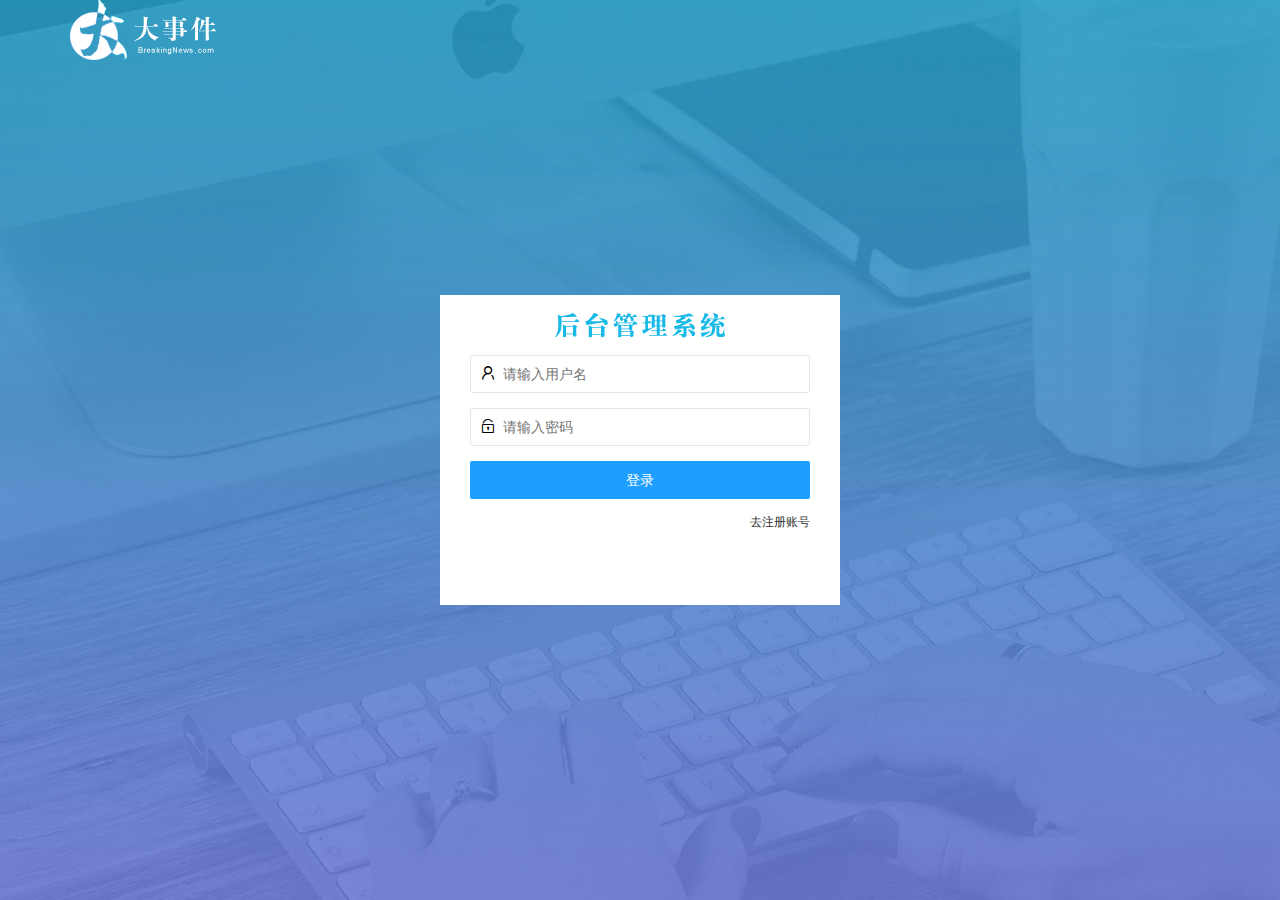
<file: login.html>
<!DOCTYPE html>
<html lang="en">

<head>
    <meta charset="UTF-8">
    <meta name="viewport" content="width=device-width, initial-scale=1.0">
    <title>大事件-登录/注册</title>
    <!-- 导入layui样式 -->
    <link rel="stylesheet" href="assets/lib/layui/css/layui.css">
    <!-- 导入login.css样式 -->
    <link rel="stylesheet" href="assets/css/login.css">
    <!-- 导入Jquery.js文件 -->
    <script src="/assets/lib/jquery.js"></script>
    <!-- 导入layui.all.js文件 -->
    <script src="/assets/lib/layui/layui.all.js"></script>
    <!-- 导入自己的baseAPI.js文件 -->
    <script src="/assets/js/baseAPI.js"></script>
    <!-- 导入自己的login.js文件 -->
    <script src="/assets/js/login.js"></script>
</head>

<body>
    <!-- 头部LOGO区域 -->
    <div class="layui-main">
        <img src="/assets/images/logo.png" alt="">
    </div>
    <!-- 登录/注册区域 -->
    <div class="loginAndRegBox">
        <!-- 后台管理系统背景图片 -->
        <div class="title-box"></div>
        <!-- 登录界面 -->
        <div class="login-box">
            <!-- 登录的表单 -->
            <form class="layui-form" id="form-login">
                <!-- 用户名 -->
                <div class="layui-form-item">
                    <i class="layui-icon layui-icon-username"></i>
                    <input type="text" name="username" required lay-verify="required" placeholder="请输入用户名" autocomplete="off" class="layui-input">
                </div>
                <!-- 密码 -->
                <div class="layui-form-item">
                    <i class="layui-icon layui-icon-password"></i>
                    <input type="password" name="password" required lay-verify="required|pwd" placeholder="请输入密码" autocomplete="off" class="layui-input">
                </div>
                <!-- 登录按钮 -->
                <div class="layui-form-item">
                    <button class="layui-btn layui-btn-fluid layui-btn-normal" lay-submit>登录</button>
                </div>
                <!-- 去注册账号 -->
                <div class="layui-form-item links">
                    <a href="javascript:;" id="link_reg"> 去注册账号</a>
                </div>
            </form>

        </div>
        <!-- 注册界面 -->
        <div class="reg-box">
            <!-- 注册的表单 -->
            <form class="layui-form" id="form-reg">
                <!-- 用户名 -->
                <div class="layui-form-item">
                    <i class="layui-icon layui-icon-username"></i>
                    <input type="text" name="username" required lay-verify="required" placeholder="请输入用户名" autocomplete="off" class="layui-input">
                </div>
                <!-- 密码 -->
                <div class="layui-form-item">
                    <i class="layui-icon layui-icon-password"></i>
                    <input type="password" name="password" required lay-verify="required|pwd" placeholder="请输入密码" autocomplete="off" class="layui-input">
                </div>
                <!-- 密码确认框 -->
                <div class="layui-form-item">
                    <i class="layui-icon layui-icon-password"></i>
                    <input type="password" name="repassword" required lay-verify="required|pwd|repwd" placeholder="再次确认密码" autocomplete="off" class="layui-input">
                </div>
                <!-- 注册按钮 -->
                <div class="layui-form-item">
                    <button class="layui-btn layui-btn-fluid layui-btn-normal" lay-submit>注册</button>
                </div>
                <!-- 去登录 -->
                <div class="layui-form-item links">
                    <a href="javascript:;" id="link_login"> 去登录</a>
                </div>
            </form>

        </div>
    </div>
</body>

</html>
</file>
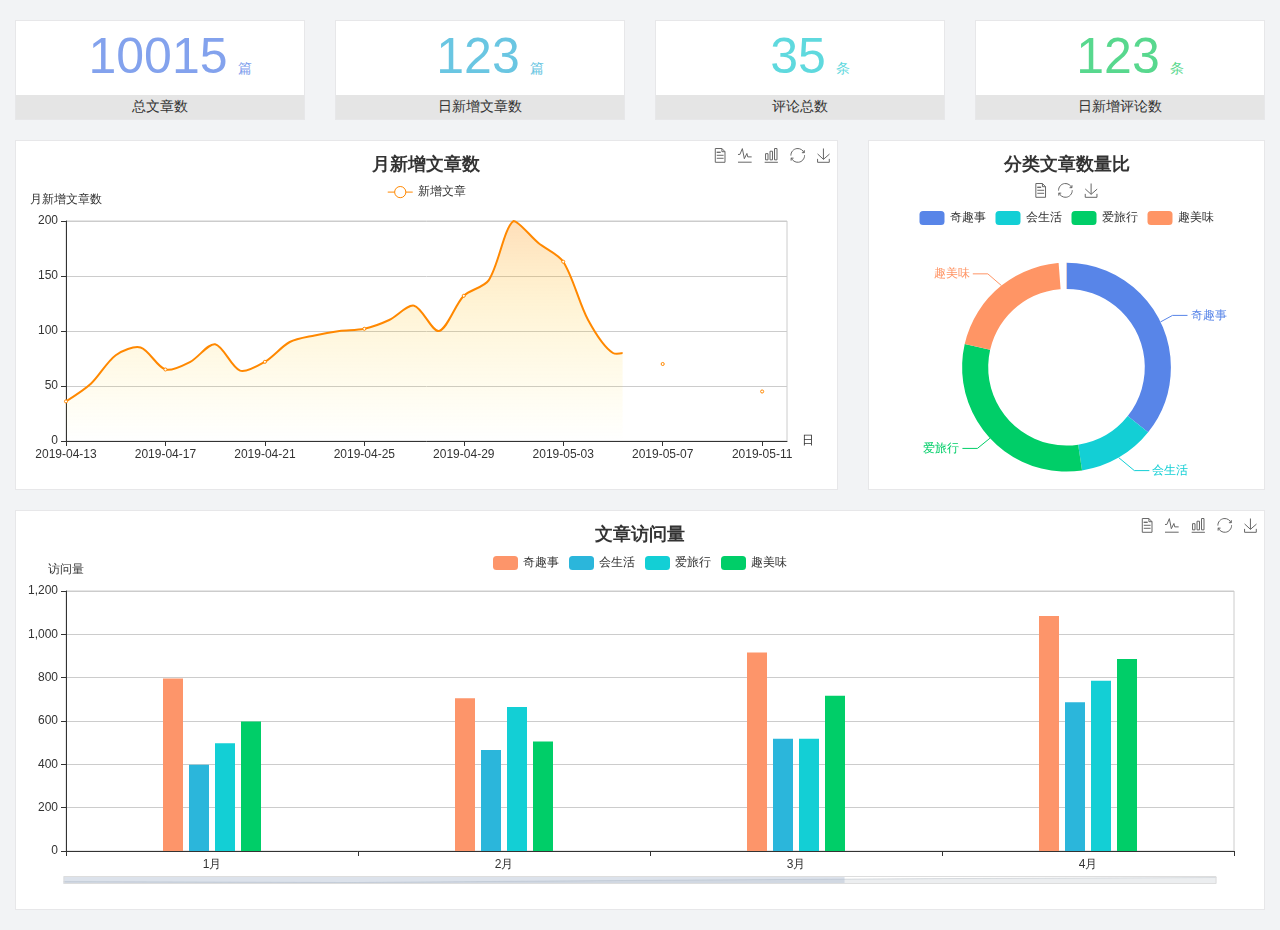
<file: home/dashboard.html>
<!DOCTYPE html>
<html lang="en">

<head>
  <meta charset="UTF-8">
  <meta name="viewport" content="width=device-width, initial-scale=1.0">
  <meta http-equiv="X-UA-Compatible" content="ie=edge">
  <title>图表统计</title>
  <link rel="stylesheet" href="../../assets/lib/bootstrap.css" />
  <link rel="stylesheet" href="../../assets/lib/main.css" />
  <script src="../../assets/lib/jquery.js"></script>
  <script type="text/javascript" src="../../assets/lib/echarts.min.js"></script>
</head>

<body>
  <div class="container-fluid">
    <div class="row spannel_list">
      <div class="col-sm-3 col-xs-6">
        <div class="spannel">
          <em>10015</em><span>篇</span>
          <b>总文章数</b>
        </div>
      </div>
      <div class="col-sm-3 col-xs-6">
        <div class="spannel scolor01">
          <em>123</em><span>篇</span>
          <b>日新增文章数</b>
        </div>
      </div>
      <div class="col-sm-3 col-xs-6">
        <div class="spannel scolor02">
          <em>35</em><span>条</span>
          <b>评论总数</b>
        </div>
      </div>
      <div class="col-sm-3 col-xs-6">
        <div class="spannel scolor03">
          <em>123</em><span>条</span>
          <b>日新增评论数</b>
        </div>
      </div>
    </div>
  </div>

  <div class="container-fluid">
    <div class="row curve-pie">
      <div class="col-lg-8 col-md-8">
        <div class="gragh_pannel" id="curve_show"></div>
      </div>
      <div class="col-lg-4 col-md-4">
        <div class="gragh_pannel" id="pie_show"></div>
      </div>
    </div>
  </div>

  <div class="container-fluid">
    <div class="column_pannel" id="column_show"></div>
  </div>

  <script>
    var oChart = echarts.init(document.getElementById('curve_show'));
    var aList_all = [
      { 'count': 36, 'date': '2019-04-13' },
      { 'count': 52, 'date': '2019-04-14' },
      { 'count': 78, 'date': '2019-04-15' },
      { 'count': 85, 'date': '2019-04-16' },
      { 'count': 65, 'date': '2019-04-17' },
      { 'count': 72, 'date': '2019-04-18' },
      { 'count': 88, 'date': '2019-04-19' },
      { 'count': 64, 'date': '2019-04-20' },
      { 'count': 72, 'date': '2019-04-21' },
      { 'count': 90, 'date': '2019-04-22' },
      { 'count': 96, 'date': '2019-04-23' },
      { 'count': 100, 'date': '2019-04-24' },
      { 'count': 102, 'date': '2019-04-25' },
      { 'count': 110, 'date': '2019-04-26' },
      { 'count': 123, 'date': '2019-04-27' },
      { 'count': 100, 'date': '2019-04-28' },
      { 'count': 132, 'date': '2019-04-29' },
      { 'count': 146, 'date': '2019-04-30' },
      { 'count': 200, 'date': '2019-05-01' },
      { 'count': 180, 'date': '2019-05-02' },
      { 'count': 163, 'date': '2019-05-03' },
      { 'count': 110, 'date': '2019-05-04' },
      { 'count': 80, 'date': '2019-05-05' },
      { 'count': 82, 'date': '2019-05-06' },
      { 'count': 70, 'date': '2019-05-07' },
      { 'count': 65, 'date': '2019-05-08' },
      { 'count': 54, 'date': '2019-05-09' },
      { 'count': 40, 'date': '2019-05-10' },
      { 'count': 45, 'date': '2019-05-11' },
      { 'count': 38, 'date': '2019-05-12' },
    ];

    let aCount = [];
    let aDate = [];

    for (var i = 0; i < aList_all.length; i++) {
      aCount.push(aList_all[i].count);
      aDate.push(aList_all[i].date);
    }

    var chartopt = {
      title: {
        text: '月新增文章数',
        left: 'center',
        top: '10'
      },
      tooltip: {
        trigger: 'axis'
      },
      legend: {
        data: ['新增文章'],
        top: '40'
      },
      toolbox: {
        show: true,
        feature: {
          mark: { show: true },
          dataView: { show: true, readOnly: false },
          magicType: { show: true, type: ['line', 'bar'] },
          restore: { show: true },
          saveAsImage: { show: true }
        }
      },
      calculable: true,
      xAxis: [
        {
          name: '日',
          type: 'category',
          boundaryGap: false,
          data: aDate
        }
      ],
      yAxis: [
        {
          name: '月新增文章数',
          type: 'value'
        }
      ],
      series: [
        {
          name: '新增文章',
          type: 'line',
          smooth: true,
          itemStyle: { normal: { areaStyle: { type: 'default' }, color: '#f80' }, lineStyle: { color: '#f80' } },
          data: aCount
        }],
      areaStyle: {
        normal: {
          color: new echarts.graphic.LinearGradient(0, 0, 0, 1, [{
            offset: 0,
            color: 'rgba(255,136,0,0.39)'
          }, {
            offset: .34,
            color: 'rgba(255,180,0,0.25)'
          }, {
            offset: 1,
            color: 'rgba(255,222,0,0.00)'
          }])

        }
      },
      grid: {
        show: true,
        x: 50,
        x2: 50,
        y: 80,
        height: 220
      }
    };

    oChart.setOption(chartopt);


    var oPie = echarts.init(document.getElementById('pie_show'));
    var oPieopt =
    {
      title: {
        top: 10,
        text: '分类文章数量比',
        x: 'center'
      },
      tooltip: {
        trigger: 'item',
        formatter: "{a} <br/>{b} : {c} ({d}%)"
      },
      color: ['#5885e8', '#13cfd5', '#00ce68', '#ff9565'],
      legend: {
        x: 'center',
        top: 65,
        data: ['奇趣事', '会生活', '爱旅行', '趣美味']
      },
      toolbox: {
        show: true,
        x: 'center',
        top: 35,
        feature: {
          mark: { show: true },
          dataView: { show: true, readOnly: false },
          magicType: {
            show: true,
            type: ['pie', 'funnel'],
            option: {
              funnel: {
                x: '25%',
                width: '50%',
                funnelAlign: 'left',
                max: 1548
              }
            }
          },
          restore: { show: true },
          saveAsImage: { show: true }
        }
      },
      calculable: true,
      series: [
        {
          name: '访问来源',
          type: 'pie',
          radius: ['45%', '60%'],
          center: ['50%', '65%'],
          data: [
            { value: 300, name: '奇趣事' },
            { value: 100, name: '会生活' },
            { value: 260, name: '爱旅行' },
            { value: 180, name: '趣美味' }
          ]
        }
      ]
    };
    oPie.setOption(oPieopt);



    var oColumn = this.echarts.init(document.getElementById('column_show'));
    var oColumnopt =
    {
      title: {
        text: '文章访问量',
        left: 'center',
        top: '10'
      },
      tooltip: {
        trigger: 'axis'
      },
      legend: {
        data: ['奇趣事', '会生活', '爱旅行', '趣美味'],
        top: '40'
      },
      toolbox: {
        show: true,
        feature: {
          mark: { show: true },
          dataView: { show: true, readOnly: false },
          magicType: { show: true, type: ['line', 'bar'] },
          restore: { show: true },
          saveAsImage: { show: true }
        }
      },
      calculable: true,
      xAxis: [
        {
          type: 'category',
          data: ['1月', '2月', '3月', '4月', '5月']
        }
      ],
      yAxis: [
        {
          name: '访问量',
          type: 'value'
        }
      ],
      series: [
        {
          name: '奇趣事',
          type: 'bar',
          barWidth: 20,
          itemStyle: {
            normal: { areaStyle: { type: 'default' }, color: '#fd956a' }
          },
          data: [800, 708, 920, 1090, 1200]
        },
        {
          name: '会生活',
          type: 'bar',
          barWidth: 20,
          itemStyle: {
            normal: { areaStyle: { type: 'default' }, color: '#2bb6db' }
          },
          data: [400, 468, 520, 690, 800]
        },
        {
          name: '爱旅行',
          type: 'bar',
          barWidth: 20,
          itemStyle: {
            normal: { areaStyle: { type: 'default' }, color: '#13cfd5' }
          },
          data: [500, 668, 520, 790, 900]
        },
        {
          name: '趣美味',
          type: 'bar',
          barWidth: 20,
          itemStyle: {
            normal: { areaStyle: { type: 'default' }, color: '#00ce68' }
          },
          data: [600, 508, 720, 890, 1000]
        }
      ],
      grid: {
        show: true,
        x: 50,
        x2: 30,
        y: 80,
        height: 260
      },
      dataZoom: [//给x轴设置滚动条
        {
          start: 0,//默认为0
          end: 100 - 1000 / 31,//默认为100
          type: 'slider',
          show: true,
          xAxisIndex: [0],
          handleSize: 0,//滑动条的 左右2个滑动条的大小
          height: 8,//组件高度
          left: 45, //左边的距离
          right: 50,//右边的距离
          bottom: 26,//右边的距离
          handleColor: '#ddd',//h滑动图标的颜色
          handleStyle: {
            borderColor: "#cacaca",
            borderWidth: "1",
            shadowBlur: 2,
            background: "#ddd",
            shadowColor: "#ddd",
          }
        }]
    };
    oColumn.setOption(oColumnopt);
  </script>
</body>

</html>
</file>
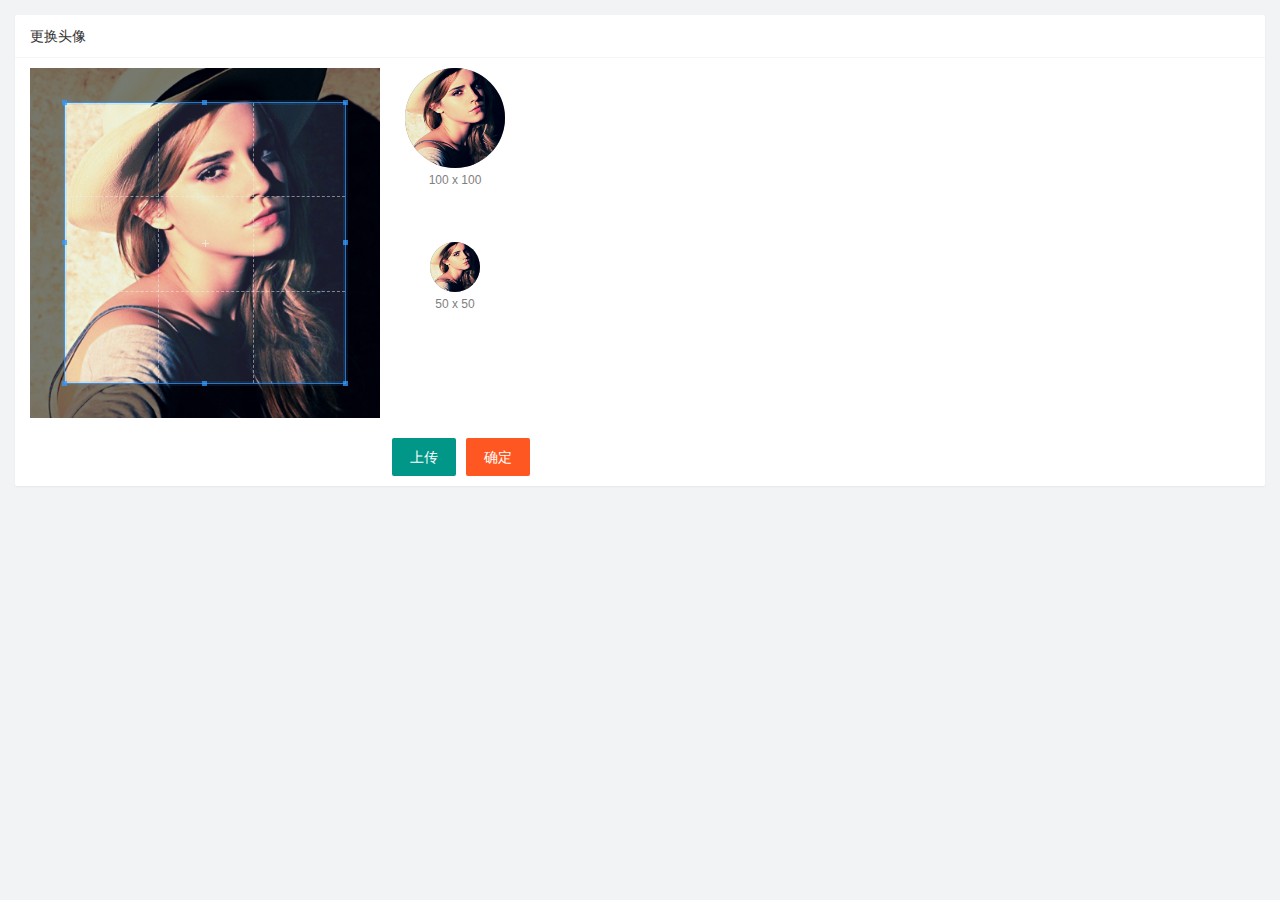
<file: user/user_avatar.html>
<!DOCTYPE html>
<html lang="en">

<head>
    <meta charset="UTF-8">
    <meta name="viewport" content="width=device-width, initial-scale=1.0">
    <title>Document</title>
    <!-- 导入layui.css -->
    <link rel="stylesheet" href="/assets/lib/layui/css/layui.css">
    <!-- 导入cropper.css -->
    <link rel="stylesheet" href="/assets/lib/cropper/cropper.css">
    <!-- 导入user_avatar.css -->
    <link rel="stylesheet" href="/assets/css/user/user_avatar.css">
    <!-- 导入layui.all.js -->
    <script src="/assets/lib/layui/layui.all.js"></script>
    <!-- 导入jquery.js-->
    <script src="/assets/lib/jquery.js"></script>
    <!-- 导入Cropper.js -->
    <script src="/assets/lib/cropper/Cropper.js"></script>
    <!-- 导入jquery-cropper.js -->
    <script src="/assets/lib/cropper/jquery-cropper.js"></script>
    <!-- 导入baseAPI.js -->
    <script src="/assets/js/baseAPI.js"></script>

    <!-- 导入user_avatar.js-->
    <script src="/assets/js/user/user_avatar.js"></script>

</head>

<body>
    <div class="layui-card">
        <div class="layui-card-header">更换头像</div>
        <div class="layui-card-body">
            <!-- 第一行的图片裁剪和预览区域 -->
            <div class="row1">
                <!-- 图片裁剪区域 -->
                <div class="cropper-box">
                    <!-- 这个 img 标签很重要，将来会把它初始化为裁剪区域 -->
                    <img id="image" src="/assets/images/sample.jpg" />
                </div>
                <!-- 图片的预览区域 -->
                <div class="preview-box">
                    <div>
                        <!-- 宽高为 100px 的预览区域 -->
                        <div class="img-preview w100"></div>
                        <p class="size">100 x 100</p>
                    </div>
                    <div>
                        <!-- 宽高为 50px 的预览区域 -->
                        <div class="img-preview w50"></div>
                        <p class="size">50 x 50</p>
                    </div>
                </div>
            </div>
            <!-- 第二行的按钮区域 -->
            <div class="row2">
                <!-- 通过accept属性可以选择文件类型 -->
                <input type="file" id="file" style="display: none;" accept="image/png,image/jpeg">
                <button type="button" class="layui-btn" id="btnChooseImage">上传</button>
                <button type="button" class="layui-btn layui-btn-danger" id="btnUpload">确定</button>
            </div>
        </div>
    </div>
</body>

</html>
</file>
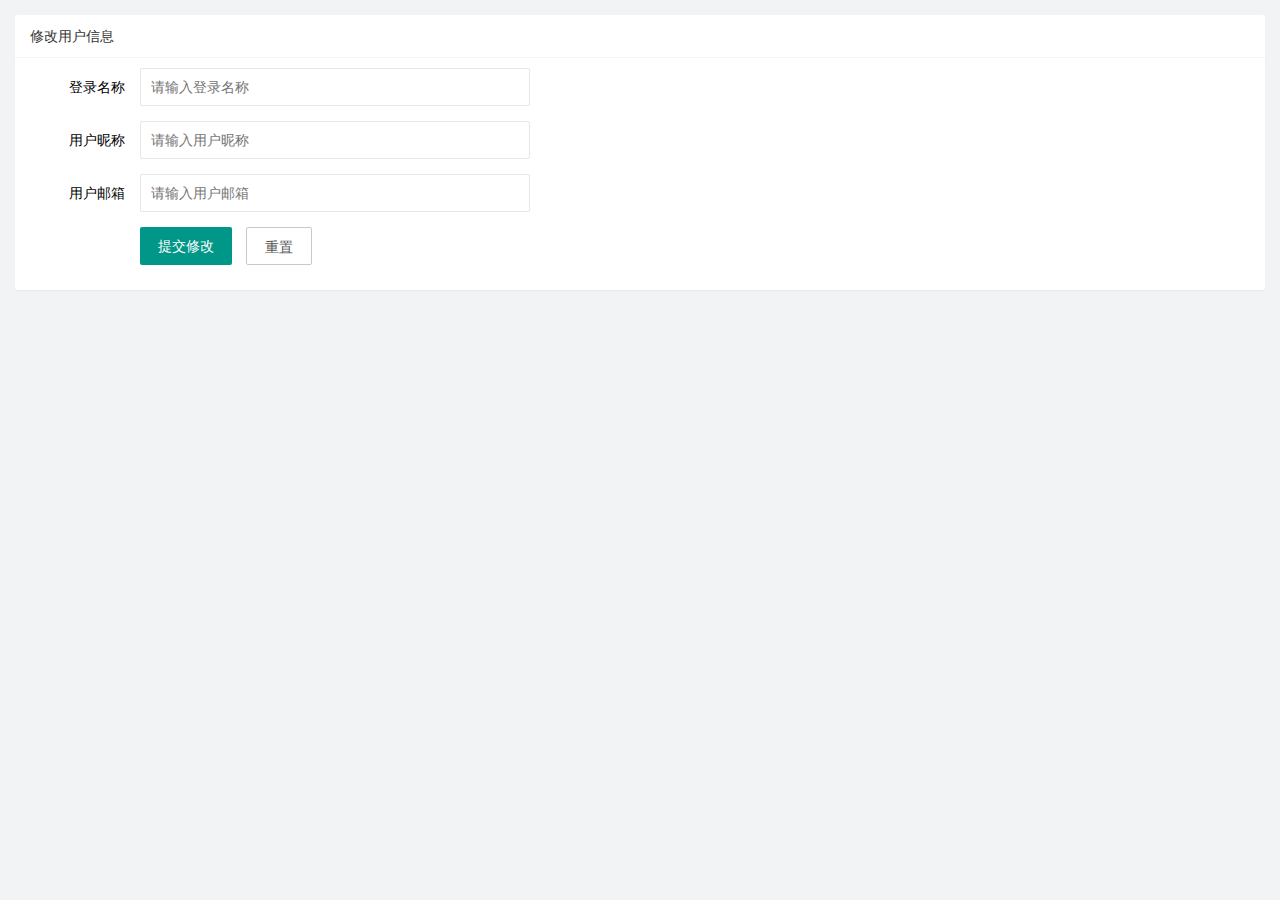
<file: user/user_info.html>
<!DOCTYPE html>
<html lang="en">

<head>
    <meta charset="UTF-8">
    <meta name="viewport" content="width=device-width, initial-scale=1.0">
    <title>Document</title>
    <!-- 导入layui样式 -->
    <link rel="stylesheet" href="/assets/lib/layui/css/layui.css">
    <!-- 导入user_info.css样式 -->
    <link rel="stylesheet" href="/assets/css/user/user_info.css">
    <!-- 导入layui.all.js -->
    <script src="/assets/lib/layui/layui.all.js"></script>
    <!-- 导入jquery.js -->
    <script src="/assets/lib/jquery.js"></script>
    <!-- 导入baseAPI.js-->
    <script src="/assets/js/baseAPI.js"></script>
    <!-- 导入user_info.js-->
    <script src="/assets/js/user/user_info.js"></script>

</head>

<body>
    <!-- 卡片区域 -->
    <div class="layui-card">
        <div class="layui-card-header">修改用户信息</div>
        <div class="layui-card-body">
            <!-- form表单区域 -->
            <form class="layui-form" lay-filter='formUserInfo'>
                <!-- 放入用户id隐藏域 -->
                <input type="hidden" name="id" value="">
                <div class="layui-form-item">
                    <label class="layui-form-label">登录名称</label>
                    <div class="layui-input-block">
                        <input type="text" name="username" required lay-verify="required" placeholder="请输入登录名称" autocomplete="off" class="layui-input" readonly>
                    </div>
                </div>
                <div class="layui-form-item">
                    <label class="layui-form-label">用户昵称</label>
                    <div class="layui-input-block">
                        <input type="text" name="nickname" required lay-verify="required|nickname" placeholder="请输入用户昵称" autocomplete="off" class="layui-input">
                    </div>
                </div>
                <div class="layui-form-item">
                    <label class="layui-form-label">用户邮箱</label>
                    <div class="layui-input-block">
                        <input type="text" name="email" required lay-verify="required|email" placeholder="请输入用户邮箱" autocomplete="off" class="layui-input">
                    </div>
                </div>
                <div class="layui-form-item">
                    <div class="layui-input-block">
                        <button class="layui-btn" lay-submit lay-filter="formDemo">提交修改</button>
                        <button type="reset" class="layui-btn layui-btn-primary" id="btnReset">重置</button>
                    </div>
                </div>
            </form>
        </div>
    </div>
</body>

</html>
</file>
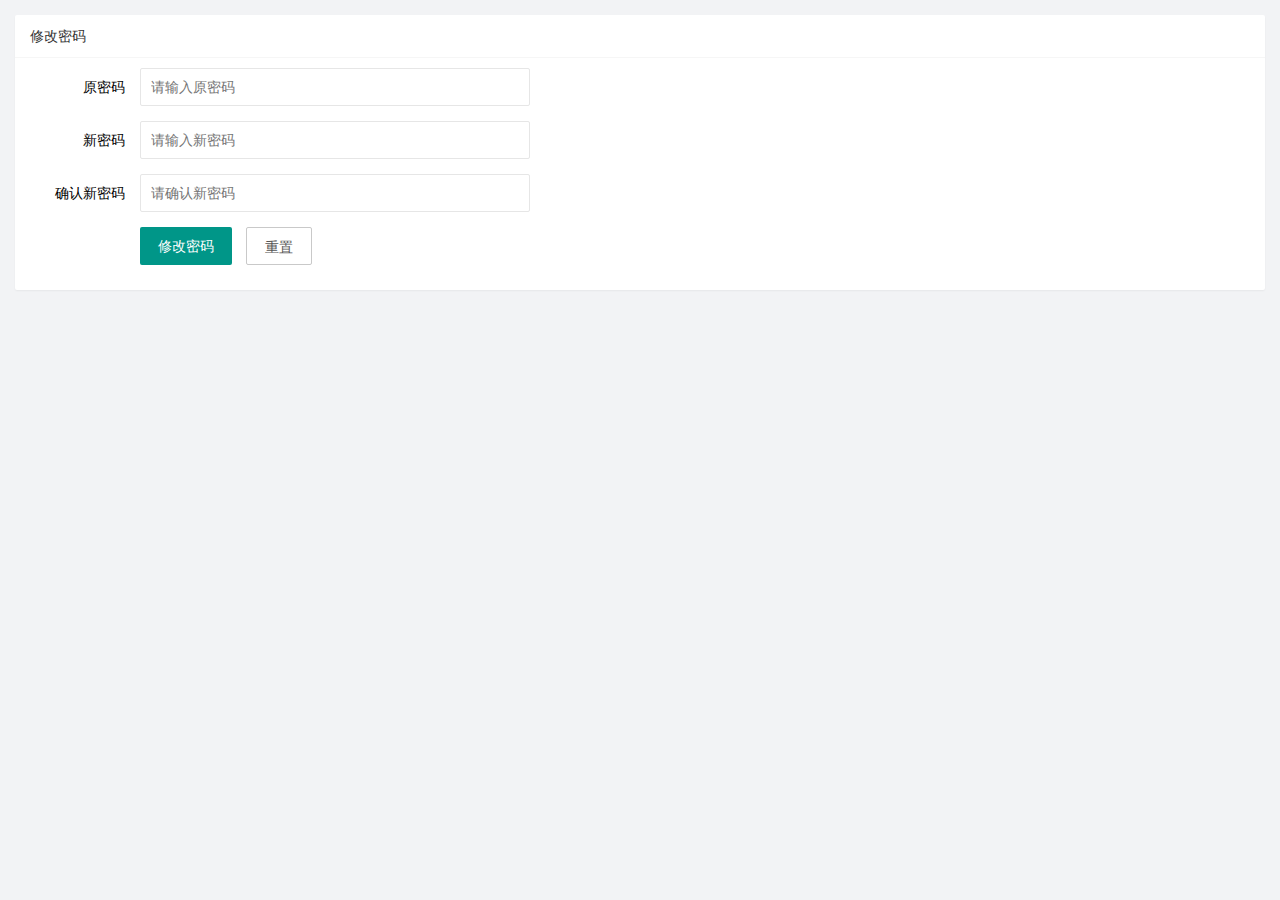
<file: user/user_pwd.html>
<!DOCTYPE html>
<html lang="en">

<head>
    <meta charset="UTF-8">
    <meta name="viewport" content="width=device-width, initial-scale=1.0">
    <title>Document</title>
    <!-- 导入layui样式 -->
    <link rel="stylesheet" href="/assets/lib/layui/css/layui.css">
    <!-- 导入user_pwd.css样式 -->
    <link rel="stylesheet" href="/assets/css/user/user_pwd.css">
    <!-- 导入layui.all.js -->
    <script src="/assets/lib/layui/layui.all.js"></script>
    <!-- 导入jquery.js -->
    <script src="/assets/lib/jquery.js"></script>
    <!-- 导入baseAPI.js-->
    <script src="/assets/js/baseAPI.js"></script>
    <!-- 导入user_pwd.js-->
    <script src="/assets/js/user/user_pwd.js"></script>
</head>

<body>
    <!-- 卡片区域 -->
    <div class="layui-card">
        <div class="layui-card-header">修改密码</div>
        <div class="layui-card-body">
            <!-- form表单区域 -->
            <form class="layui-form" lay-filter='formUserInfo'>
                <!-- 放入用户id隐藏域 -->
                <input type="hidden" name="id" value="">
                <div class="layui-form-item">
                    <label class="layui-form-label">原密码</label>
                    <div class="layui-input-block">
                        <input type="password" name="oldPwd" required lay-verify="required|pwd" placeholder="请输入原密码" autocomplete="off" class="layui-input">
                    </div>
                </div>
                <div class="layui-form-item">
                    <label class="layui-form-label">新密码</label>
                    <div class="layui-input-block">
                        <input type="password" name="newPwd" required lay-verify="required|pwd|samePwd" placeholder="请输入新密码" autocomplete="off" class="layui-input">
                    </div>
                </div>
                <div class="layui-form-item">
                    <label class="layui-form-label">确认新密码</label>
                    <div class="layui-input-block">
                        <input type="password" name="rePwd" required lay-verify="required|pwd|rePwd" placeholder="请确认新密码" autocomplete="off" class="layui-input">
                    </div>
                </div>
                <div class="layui-form-item">
                    <div class="layui-input-block">
                        <button class="layui-btn" lay-submit lay-filter="formDemo">修改密码</button>
                        <button type="reset" class="layui-btn layui-btn-primary" id="btnReset">重置</button>
                    </div>
                </div>
            </form>
        </div>
    </div>
</body>

</html>
</file>
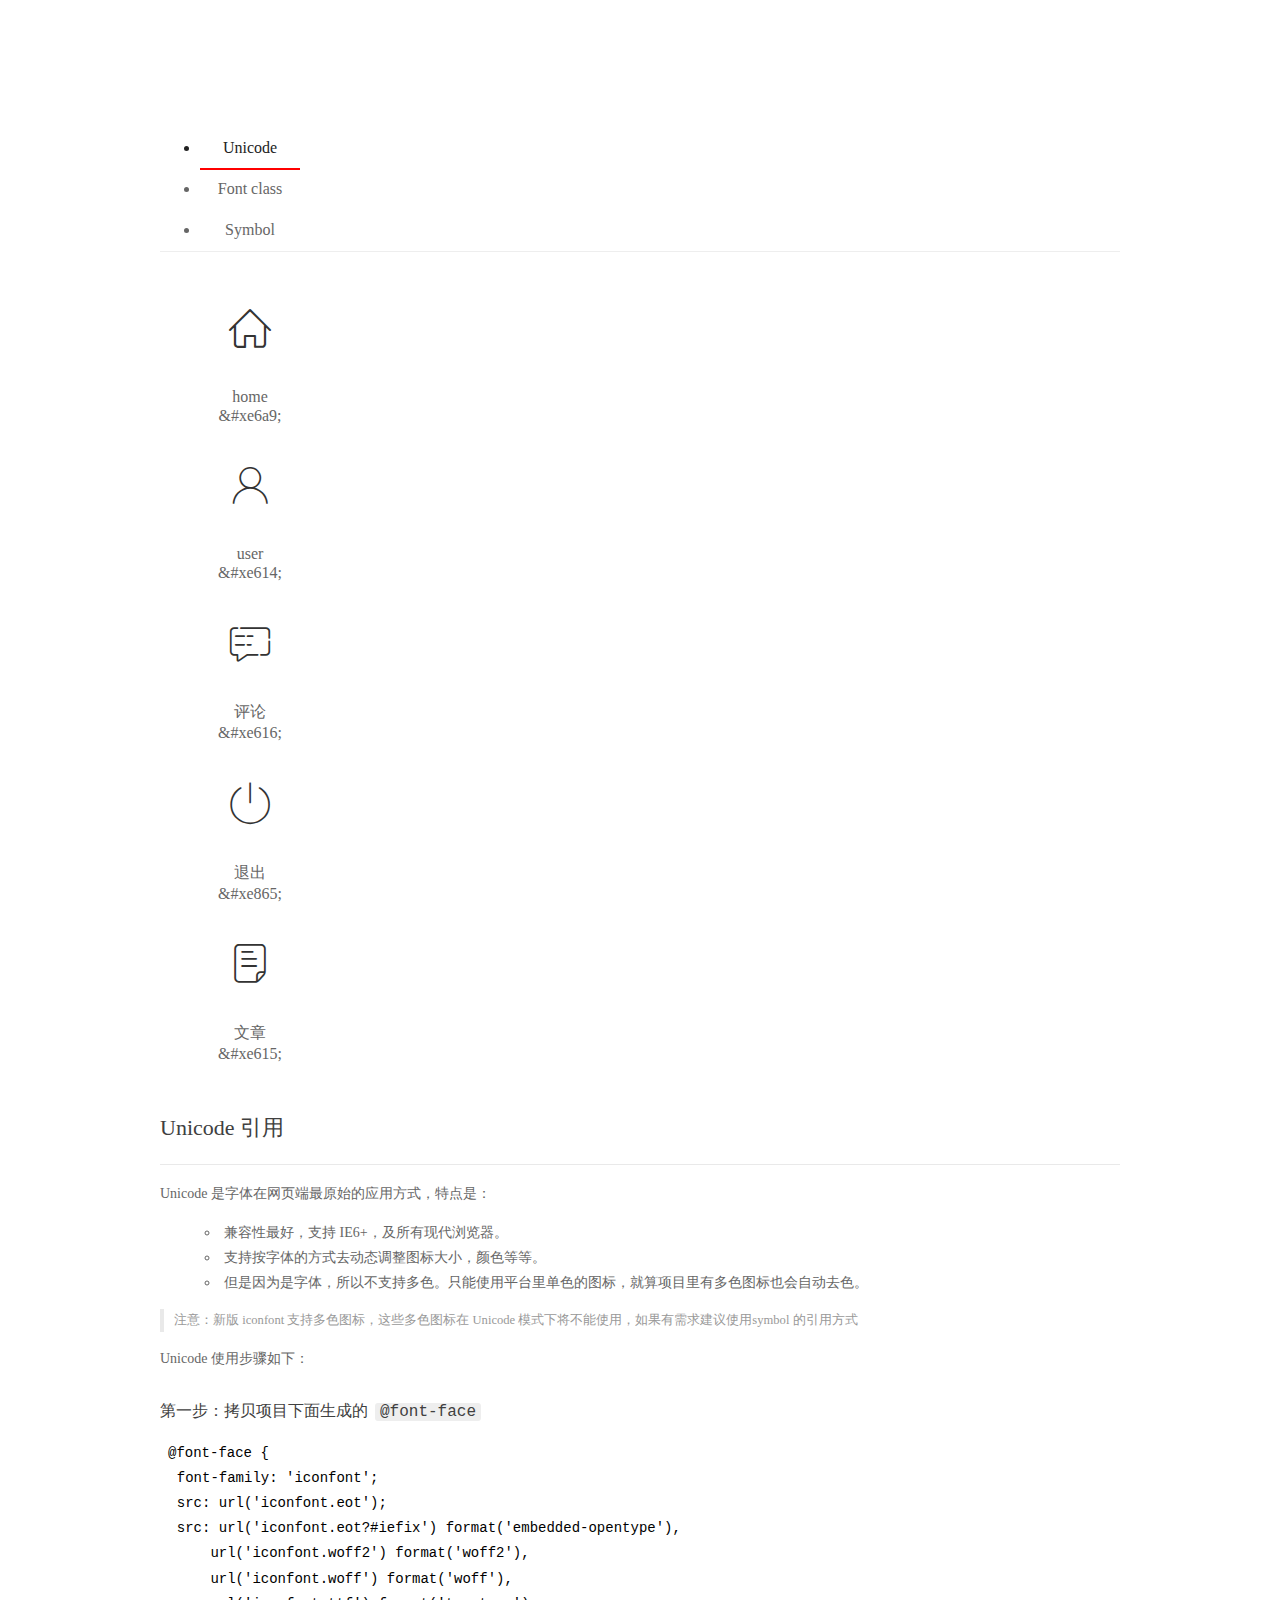
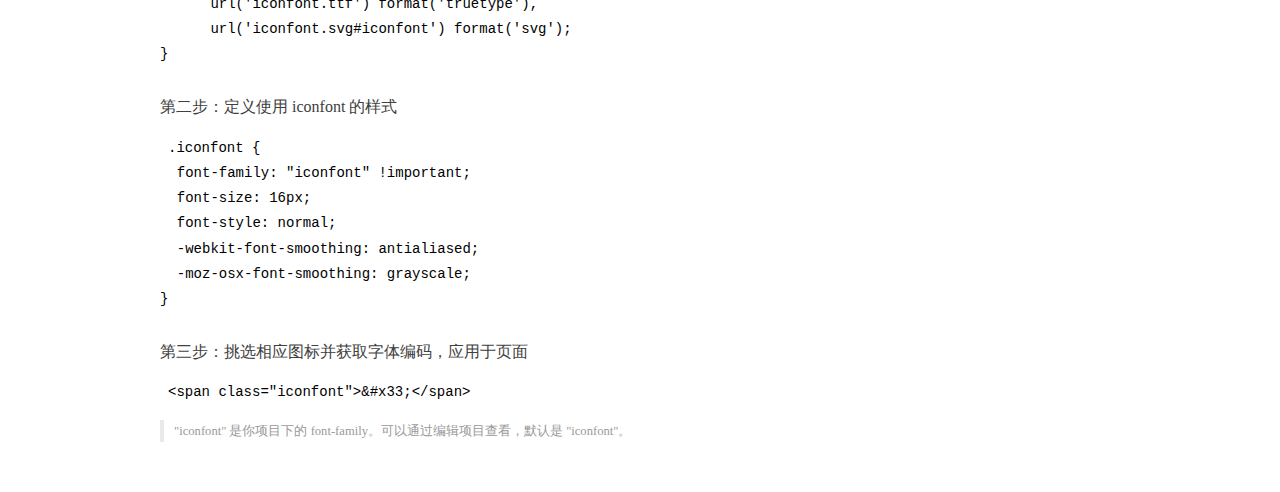
<file: assets/fonts/demo_index.html>
<!DOCTYPE html>
<html>
<head>
  <meta charset="utf-8"/>
  <title>IconFont Demo</title>
  <link rel="shortcut icon" href="https://gtms04.alicdn.com/tps/i4/TB1_oz6GVXXXXaFXpXXJDFnIXXX-64-64.ico" type="image/x-icon"/>
  <link rel="stylesheet" href="https://g.alicdn.com/thx/cube/1.3.2/cube.min.css">
  <link rel="stylesheet" href="demo.css">
  <link rel="stylesheet" href="iconfont.css">
  <script src="iconfont.js"></script>
  <!-- jQuery -->
  <script src="https://a1.alicdn.com/oss/uploads/2018/12/26/7bfddb60-08e8-11e9-9b04-53e73bb6408b.js"></script>
  <!-- 代码高亮 -->
  <script src="https://a1.alicdn.com/oss/uploads/2018/12/26/a3f714d0-08e6-11e9-8a15-ebf944d7534c.js"></script>
</head>
<body>
  <div class="main">
    <h1 class="logo"><a href="https://www.iconfont.cn/" title="iconfont 首页" target="_blank">&#xe86b;</a></h1>
    <div class="nav-tabs">
      <ul id="tabs" class="dib-box">
        <li class="dib active"><span>Unicode</span></li>
        <li class="dib"><span>Font class</span></li>
        <li class="dib"><span>Symbol</span></li>
      </ul>
      
    </div>
    <div class="tab-container">
      <div class="content unicode" style="display: block;">
          <ul class="icon_lists dib-box">
          
            <li class="dib">
              <span class="icon iconfont">&#xe6a9;</span>
                <div class="name">home</div>
                <div class="code-name">&amp;#xe6a9;</div>
              </li>
          
            <li class="dib">
              <span class="icon iconfont">&#xe614;</span>
                <div class="name">user</div>
                <div class="code-name">&amp;#xe614;</div>
              </li>
          
            <li class="dib">
              <span class="icon iconfont">&#xe616;</span>
                <div class="name">评论</div>
                <div class="code-name">&amp;#xe616;</div>
              </li>
          
            <li class="dib">
              <span class="icon iconfont">&#xe865;</span>
                <div class="name">退出</div>
                <div class="code-name">&amp;#xe865;</div>
              </li>
          
            <li class="dib">
              <span class="icon iconfont">&#xe615;</span>
                <div class="name">文章</div>
                <div class="code-name">&amp;#xe615;</div>
              </li>
          
          </ul>
          <div class="article markdown">
          <h2 id="unicode-">Unicode 引用</h2>
          <hr>

          <p>Unicode 是字体在网页端最原始的应用方式，特点是：</p>
          <ul>
            <li>兼容性最好，支持 IE6+，及所有现代浏览器。</li>
            <li>支持按字体的方式去动态调整图标大小，颜色等等。</li>
            <li>但是因为是字体，所以不支持多色。只能使用平台里单色的图标，就算项目里有多色图标也会自动去色。</li>
          </ul>
          <blockquote>
            <p>注意：新版 iconfont 支持多色图标，这些多色图标在 Unicode 模式下将不能使用，如果有需求建议使用symbol 的引用方式</p>
          </blockquote>
          <p>Unicode 使用步骤如下：</p>
          <h3 id="-font-face">第一步：拷贝项目下面生成的 <code>@font-face</code></h3>
<pre><code class="language-css"
>@font-face {
  font-family: 'iconfont';
  src: url('iconfont.eot');
  src: url('iconfont.eot?#iefix') format('embedded-opentype'),
      url('iconfont.woff2') format('woff2'),
      url('iconfont.woff') format('woff'),
      url('iconfont.ttf') format('truetype'),
      url('iconfont.svg#iconfont') format('svg');
}
</code></pre>
          <h3 id="-iconfont-">第二步：定义使用 iconfont 的样式</h3>
<pre><code class="language-css"
>.iconfont {
  font-family: "iconfont" !important;
  font-size: 16px;
  font-style: normal;
  -webkit-font-smoothing: antialiased;
  -moz-osx-font-smoothing: grayscale;
}
</code></pre>
          <h3 id="-">第三步：挑选相应图标并获取字体编码，应用于页面</h3>
<pre>
<code class="language-html"
>&lt;span class="iconfont"&gt;&amp;#x33;&lt;/span&gt;
</code></pre>
          <blockquote>
            <p>"iconfont" 是你项目下的 font-family。可以通过编辑项目查看，默认是 "iconfont"。</p>
          </blockquote>
          </div>
      </div>
      <div class="content font-class">
        <ul class="icon_lists dib-box">
          
          <li class="dib">
            <span class="icon iconfont icon-home"></span>
            <div class="name">
              home
            </div>
            <div class="code-name">.icon-home
            </div>
          </li>
          
          <li class="dib">
            <span class="icon iconfont icon-user"></span>
            <div class="name">
              user
            </div>
            <div class="code-name">.icon-user
            </div>
          </li>
          
          <li class="dib">
            <span class="icon iconfont icon-pinglun"></span>
            <div class="name">
              评论
            </div>
            <div class="code-name">.icon-pinglun
            </div>
          </li>
          
          <li class="dib">
            <span class="icon iconfont icon-tuichu"></span>
            <div class="name">
              退出
            </div>
            <div class="code-name">.icon-tuichu
            </div>
          </li>
          
          <li class="dib">
            <span class="icon iconfont icon-16"></span>
            <div class="name">
              文章
            </div>
            <div class="code-name">.icon-16
            </div>
          </li>
          
        </ul>
        <div class="article markdown">
        <h2 id="font-class-">font-class 引用</h2>
        <hr>

        <p>font-class 是 Unicode 使用方式的一种变种，主要是解决 Unicode 书写不直观，语意不明确的问题。</p>
        <p>与 Unicode 使用方式相比，具有如下特点：</p>
        <ul>
          <li>兼容性良好，支持 IE8+，及所有现代浏览器。</li>
          <li>相比于 Unicode 语意明确，书写更直观。可以很容易分辨这个 icon 是什么。</li>
          <li>因为使用 class 来定义图标，所以当要替换图标时，只需要修改 class 里面的 Unicode 引用。</li>
          <li>不过因为本质上还是使用的字体，所以多色图标还是不支持的。</li>
        </ul>
        <p>使用步骤如下：</p>
        <h3 id="-fontclass-">第一步：引入项目下面生成的 fontclass 代码：</h3>
<pre><code class="language-html">&lt;link rel="stylesheet" href="./iconfont.css"&gt;
</code></pre>
        <h3 id="-">第二步：挑选相应图标并获取类名，应用于页面：</h3>
<pre><code class="language-html">&lt;span class="iconfont icon-xxx"&gt;&lt;/span&gt;
</code></pre>
        <blockquote>
          <p>"
            iconfont" 是你项目下的 font-family。可以通过编辑项目查看，默认是 "iconfont"。</p>
        </blockquote>
      </div>
      </div>
      <div class="content symbol">
          <ul class="icon_lists dib-box">
          
            <li class="dib">
                <svg class="icon svg-icon" aria-hidden="true">
                  <use xlink:href="#icon-home"></use>
                </svg>
                <div class="name">home</div>
                <div class="code-name">#icon-home</div>
            </li>
          
            <li class="dib">
                <svg class="icon svg-icon" aria-hidden="true">
                  <use xlink:href="#icon-user"></use>
                </svg>
                <div class="name">user</div>
                <div class="code-name">#icon-user</div>
            </li>
          
            <li class="dib">
                <svg class="icon svg-icon" aria-hidden="true">
                  <use xlink:href="#icon-pinglun"></use>
                </svg>
                <div class="name">评论</div>
                <div class="code-name">#icon-pinglun</div>
            </li>
          
            <li class="dib">
                <svg class="icon svg-icon" aria-hidden="true">
                  <use xlink:href="#icon-tuichu"></use>
                </svg>
                <div class="name">退出</div>
                <div class="code-name">#icon-tuichu</div>
            </li>
          
            <li class="dib">
                <svg class="icon svg-icon" aria-hidden="true">
                  <use xlink:href="#icon-16"></use>
                </svg>
                <div class="name">文章</div>
                <div class="code-name">#icon-16</div>
            </li>
          
          </ul>
          <div class="article markdown">
          <h2 id="symbol-">Symbol 引用</h2>
          <hr>

          <p>这是一种全新的使用方式，应该说这才是未来的主流，也是平台目前推荐的用法。相关介绍可以参考这篇<a href="">文章</a>
            这种用法其实是做了一个 SVG 的集合，与另外两种相比具有如下特点：</p>
          <ul>
            <li>支持多色图标了，不再受单色限制。</li>
            <li>通过一些技巧，支持像字体那样，通过 <code>font-size</code>, <code>color</code> 来调整样式。</li>
            <li>兼容性较差，支持 IE9+，及现代浏览器。</li>
            <li>浏览器渲染 SVG 的性能一般，还不如 png。</li>
          </ul>
          <p>使用步骤如下：</p>
          <h3 id="-symbol-">第一步：引入项目下面生成的 symbol 代码：</h3>
<pre><code class="language-html">&lt;script src="./iconfont.js"&gt;&lt;/script&gt;
</code></pre>
          <h3 id="-css-">第二步：加入通用 CSS 代码（引入一次就行）：</h3>
<pre><code class="language-html">&lt;style&gt;
.icon {
  width: 1em;
  height: 1em;
  vertical-align: -0.15em;
  fill: currentColor;
  overflow: hidden;
}
&lt;/style&gt;
</code></pre>
          <h3 id="-">第三步：挑选相应图标并获取类名，应用于页面：</h3>
<pre><code class="language-html">&lt;svg class="icon" aria-hidden="true"&gt;
  &lt;use xlink:href="#icon-xxx"&gt;&lt;/use&gt;
&lt;/svg&gt;
</code></pre>
          </div>
      </div>

    </div>
  </div>
  <script>
  $(document).ready(function () {
      $('.tab-container .content:first').show()

      $('#tabs li').click(function (e) {
        var tabContent = $('.tab-container .content')
        var index = $(this).index()

        if ($(this).hasClass('active')) {
          return
        } else {
          $('#tabs li').removeClass('active')
          $(this).addClass('active')

          tabContent.hide().eq(index).fadeIn()
        }
      })
    })
  </script>
</body>
</html>
</file>
<file: assets/lib/layui/css/layui.css>
/** layui-v2.5.5 MIT License By https://www.layui.com */
 .layui-inline,img{display:inline-block;vertical-align:middle}h1,h2,h3,h4,h5,h6{font-weight:400}.layui-edge,.layui-header,.layui-inline,.layui-main{position:relative}.layui-body,.layui-edge,.layui-elip{overflow:hidden}.layui-btn,.layui-edge,.layui-inline,img{vertical-align:middle}.layui-btn,.layui-disabled,.layui-icon,.layui-unselect{-moz-user-select:none;-webkit-user-select:none;-ms-user-select:none}.layui-elip,.layui-form-checkbox span,.layui-form-pane .layui-form-label{text-overflow:ellipsis;white-space:nowrap}.layui-breadcrumb,.layui-tree-btnGroup{visibility:hidden}blockquote,body,button,dd,div,dl,dt,form,h1,h2,h3,h4,h5,h6,input,li,ol,p,pre,td,textarea,th,ul{margin:0;padding:0;-webkit-tap-highlight-color:rgba(0,0,0,0)}a:active,a:hover{outline:0}img{border:none}li{list-style:none}table{border-collapse:collapse;border-spacing:0}h4,h5,h6{font-size:100%}button,input,optgroup,option,select,textarea{font-family:inherit;font-size:inherit;font-style:inherit;font-weight:inherit;outline:0}pre{white-space:pre-wrap;white-space:-moz-pre-wrap;white-space:-pre-wrap;white-space:-o-pre-wrap;word-wrap:break-word}body{line-height:24px;font:14px Helvetica Neue,Helvetica,PingFang SC,Tahoma,Arial,sans-serif}hr{height:1px;margin:10px 0;border:0;clear:both}a{color:#333;text-decoration:none}a:hover{color:#777}a cite{font-style:normal;*cursor:pointer}.layui-border-box,.layui-border-box *{box-sizing:border-box}.layui-box,.layui-box *{box-sizing:content-box}.layui-clear{clear:both;*zoom:1}.layui-clear:after{content:'\20';clear:both;*zoom:1;display:block;height:0}.layui-inline{*display:inline;*zoom:1}.layui-edge{display:inline-block;width:0;height:0;border-width:6px;border-style:dashed;border-color:transparent}.layui-edge-top{top:-4px;border-bottom-color:#999;border-bottom-style:solid}.layui-edge-right{border-left-color:#999;border-left-style:solid}.layui-edge-bottom{top:2px;border-top-color:#999;border-top-style:solid}.layui-edge-left{border-right-color:#999;border-right-style:solid}.layui-disabled,.layui-disabled:hover{color:#d2d2d2!important;cursor:not-allowed!important}.layui-circle{border-radius:100%}.layui-show{display:block!important}.layui-hide{display:none!important}@font-face{font-family:layui-icon;src:url(../font/iconfont.eot?v=250);src:url(../font/iconfont.eot?v=250#iefix) format('embedded-opentype'),url(../font/iconfont.woff2?v=250) format('woff2'),url(../font/iconfont.woff?v=250) format('woff'),url(../font/iconfont.ttf?v=250) format('truetype'),url(../font/iconfont.svg?v=250#layui-icon) format('svg')}.layui-icon{font-family:layui-icon!important;font-size:16px;font-style:normal;-webkit-font-smoothing:antialiased;-moz-osx-font-smoothing:grayscale}.layui-icon-reply-fill:before{content:"\e611"}.layui-icon-set-fill:before{content:"\e614"}.layui-icon-menu-fill:before{content:"\e60f"}.layui-icon-search:before{content:"\e615"}.layui-icon-share:before{content:"\e641"}.layui-icon-set-sm:before{content:"\e620"}.layui-icon-engine:before{content:"\e628"}.layui-icon-close:before{content:"\1006"}.layui-icon-close-fill:before{content:"\1007"}.layui-icon-chart-screen:before{content:"\e629"}.layui-icon-star:before{content:"\e600"}.layui-icon-circle-dot:before{content:"\e617"}.layui-icon-chat:before{content:"\e606"}.layui-icon-release:before{content:"\e609"}.layui-icon-list:before{content:"\e60a"}.layui-icon-chart:before{content:"\e62c"}.layui-icon-ok-circle:before{content:"\1005"}.layui-icon-layim-theme:before{content:"\e61b"}.layui-icon-table:before{content:"\e62d"}.layui-icon-right:before{content:"\e602"}.layui-icon-left:before{content:"\e603"}.layui-icon-cart-simple:before{content:"\e698"}.layui-icon-face-cry:before{content:"\e69c"}.layui-icon-face-smile:before{content:"\e6af"}.layui-icon-survey:before{content:"\e6b2"}.layui-icon-tree:before{content:"\e62e"}.layui-icon-upload-circle:before{content:"\e62f"}.layui-icon-add-circle:before{content:"\e61f"}.layui-icon-download-circle:before{content:"\e601"}.layui-icon-templeate-1:before{content:"\e630"}.layui-icon-util:before{content:"\e631"}.layui-icon-face-surprised:before{content:"\e664"}.layui-icon-edit:before{content:"\e642"}.layui-icon-speaker:before{content:"\e645"}.layui-icon-down:before{content:"\e61a"}.layui-icon-file:before{content:"\e621"}.layui-icon-layouts:before{content:"\e632"}.layui-icon-rate-half:before{content:"\e6c9"}.layui-icon-add-circle-fine:before{content:"\e608"}.layui-icon-prev-circle:before{content:"\e633"}.layui-icon-read:before{content:"\e705"}.layui-icon-404:before{content:"\e61c"}.layui-icon-carousel:before{content:"\e634"}.layui-icon-help:before{content:"\e607"}.layui-icon-code-circle:before{content:"\e635"}.layui-icon-water:before{content:"\e636"}.layui-icon-username:before{content:"\e66f"}.layui-icon-find-fill:before{content:"\e670"}.layui-icon-about:before{content:"\e60b"}.layui-icon-location:before{content:"\e715"}.layui-icon-up:before{content:"\e619"}.layui-icon-pause:before{content:"\e651"}.layui-icon-date:before{content:"\e637"}.layui-icon-layim-uploadfile:before{content:"\e61d"}.layui-icon-delete:before{content:"\e640"}.layui-icon-play:before{content:"\e652"}.layui-icon-top:before{content:"\e604"}.layui-icon-friends:before{content:"\e612"}.layui-icon-refresh-3:before{content:"\e9aa"}.layui-icon-ok:before{content:"\e605"}.layui-icon-layer:before{content:"\e638"}.layui-icon-face-smile-fine:before{content:"\e60c"}.layui-icon-dollar:before{content:"\e659"}.layui-icon-group:before{content:"\e613"}.layui-icon-layim-download:before{content:"\e61e"}.layui-icon-picture-fine:before{content:"\e60d"}.layui-icon-link:before{content:"\e64c"}.layui-icon-diamond:before{content:"\e735"}.layui-icon-log:before{content:"\e60e"}.layui-icon-rate-solid:before{content:"\e67a"}.layui-icon-fonts-del:before{content:"\e64f"}.layui-icon-unlink:before{content:"\e64d"}.layui-icon-fonts-clear:before{content:"\e639"}.layui-icon-triangle-r:before{content:"\e623"}.layui-icon-circle:before{content:"\e63f"}.layui-icon-radio:before{content:"\e643"}.layui-icon-align-center:before{content:"\e647"}.layui-icon-align-right:before{content:"\e648"}.layui-icon-align-left:before{content:"\e649"}.layui-icon-loading-1:before{content:"\e63e"}.layui-icon-return:before{content:"\e65c"}.layui-icon-fonts-strong:before{content:"\e62b"}.layui-icon-upload:before{content:"\e67c"}.layui-icon-dialogue:before{content:"\e63a"}.layui-icon-video:before{content:"\e6ed"}.layui-icon-headset:before{content:"\e6fc"}.layui-icon-cellphone-fine:before{content:"\e63b"}.layui-icon-add-1:before{content:"\e654"}.layui-icon-face-smile-b:before{content:"\e650"}.layui-icon-fonts-html:before{content:"\e64b"}.layui-icon-form:before{content:"\e63c"}.layui-icon-cart:before{content:"\e657"}.layui-icon-camera-fill:before{content:"\e65d"}.layui-icon-tabs:before{content:"\e62a"}.layui-icon-fonts-code:before{content:"\e64e"}.layui-icon-fire:before{content:"\e756"}.layui-icon-set:before{content:"\e716"}.layui-icon-fonts-u:before{content:"\e646"}.layui-icon-triangle-d:before{content:"\e625"}.layui-icon-tips:before{content:"\e702"}.layui-icon-picture:before{content:"\e64a"}.layui-icon-more-vertical:before{content:"\e671"}.layui-icon-flag:before{content:"\e66c"}.layui-icon-loading:before{content:"\e63d"}.layui-icon-fonts-i:before{content:"\e644"}.layui-icon-refresh-1:before{content:"\e666"}.layui-icon-rmb:before{content:"\e65e"}.layui-icon-home:before{content:"\e68e"}.layui-icon-user:before{content:"\e770"}.layui-icon-notice:before{content:"\e667"}.layui-icon-login-weibo:before{content:"\e675"}.layui-icon-voice:before{content:"\e688"}.layui-icon-upload-drag:before{content:"\e681"}.layui-icon-login-qq:before{content:"\e676"}.layui-icon-snowflake:before{content:"\e6b1"}.layui-icon-file-b:before{content:"\e655"}.layui-icon-template:before{content:"\e663"}.layui-icon-auz:before{content:"\e672"}.layui-icon-console:before{content:"\e665"}.layui-icon-app:before{content:"\e653"}.layui-icon-prev:before{content:"\e65a"}.layui-icon-website:before{content:"\e7ae"}.layui-icon-next:before{content:"\e65b"}.layui-icon-component:before{content:"\e857"}.layui-icon-more:before{content:"\e65f"}.layui-icon-login-wechat:before{content:"\e677"}.layui-icon-shrink-right:before{content:"\e668"}.layui-icon-spread-left:before{content:"\e66b"}.layui-icon-camera:before{content:"\e660"}.layui-icon-note:before{content:"\e66e"}.layui-icon-refresh:before{content:"\e669"}.layui-icon-female:before{content:"\e661"}.layui-icon-male:before{content:"\e662"}.layui-icon-password:before{content:"\e673"}.layui-icon-senior:before{content:"\e674"}.layui-icon-theme:before{content:"\e66a"}.layui-icon-tread:before{content:"\e6c5"}.layui-icon-praise:before{content:"\e6c6"}.layui-icon-star-fill:before{content:"\e658"}.layui-icon-rate:before{content:"\e67b"}.layui-icon-template-1:before{content:"\e656"}.layui-icon-vercode:before{content:"\e679"}.layui-icon-cellphone:before{content:"\e678"}.layui-icon-screen-full:before{content:"\e622"}.layui-icon-screen-restore:before{content:"\e758"}.layui-icon-cols:before{content:"\e610"}.layui-icon-export:before{content:"\e67d"}.layui-icon-print:before{content:"\e66d"}.layui-icon-slider:before{content:"\e714"}.layui-icon-addition:before{content:"\e624"}.layui-icon-subtraction:before{content:"\e67e"}.layui-icon-service:before{content:"\e626"}.layui-icon-transfer:before{content:"\e691"}.layui-main{width:1140px;margin:0 auto}.layui-header{z-index:1000;height:60px}.layui-header a:hover{transition:all .5s;-webkit-transition:all .5s}.layui-side{position:fixed;left:0;top:0;bottom:0;z-index:999;width:200px;overflow-x:hidden}.layui-side-scroll{position:relative;width:220px;height:100%;overflow-x:hidden}.layui-body{position:absolute;left:200px;right:0;top:0;bottom:0;z-index:998;width:auto;overflow-y:auto;box-sizing:border-box}.layui-layout-body{overflow:hidden}.layui-layout-admin .layui-header{background-color:#23262E}.layui-layout-admin .layui-side{top:60px;width:200px;overflow-x:hidden}.layui-layout-admin .layui-body{position:fixed;top:60px;bottom:44px}.layui-layout-admin .layui-main{width:auto;margin:0 15px}.layui-layout-admin .layui-footer{position:fixed;left:200px;right:0;bottom:0;height:44px;line-height:44px;padding:0 15px;background-color:#eee}.layui-layout-admin .layui-logo{position:absolute;left:0;top:0;width:200px;height:100%;line-height:60px;text-align:center;color:#009688;font-size:16px}.layui-layout-admin .layui-header .layui-nav{background:0 0}.layui-layout-left{position:absolute!important;left:200px;top:0}.layui-layout-right{position:absolute!important;right:0;top:0}.layui-container{position:relative;margin:0 auto;padding:0 15px;box-sizing:border-box}.layui-fluid{position:relative;margin:0 auto;padding:0 15px}.layui-row:after,.layui-row:before{content:'';display:block;clear:both}.layui-col-lg1,.layui-col-lg10,.layui-col-lg11,.layui-col-lg12,.layui-col-lg2,.layui-col-lg3,.layui-col-lg4,.layui-col-lg5,.layui-col-lg6,.layui-col-lg7,.layui-col-lg8,.layui-col-lg9,.layui-col-md1,.layui-col-md10,.layui-col-md11,.layui-col-md12,.layui-col-md2,.layui-col-md3,.layui-col-md4,.layui-col-md5,.layui-col-md6,.layui-col-md7,.layui-col-md8,.layui-col-md9,.layui-col-sm1,.layui-col-sm10,.layui-col-sm11,.layui-col-sm12,.layui-col-sm2,.layui-col-sm3,.layui-col-sm4,.layui-col-sm5,.layui-col-sm6,.layui-col-sm7,.layui-col-sm8,.layui-col-sm9,.layui-col-xs1,.layui-col-xs10,.layui-col-xs11,.layui-col-xs12,.layui-col-xs2,.layui-col-xs3,.layui-col-xs4,.layui-col-xs5,.layui-col-xs6,.layui-col-xs7,.layui-col-xs8,.layui-col-xs9{position:relative;display:block;box-sizing:border-box}.layui-col-xs1,.layui-col-xs10,.layui-col-xs11,.layui-col-xs12,.layui-col-xs2,.layui-col-xs3,.layui-col-xs4,.layui-col-xs5,.layui-col-xs6,.layui-col-xs7,.layui-col-xs8,.layui-col-xs9{float:left}.layui-col-xs1{width:8.33333333%}.layui-col-xs2{width:16.66666667%}.layui-col-xs3{width:25%}.layui-col-xs4{width:33.33333333%}.layui-col-xs5{width:41.66666667%}.layui-col-xs6{width:50%}.layui-col-xs7{width:58.33333333%}.layui-col-xs8{width:66.66666667%}.layui-col-xs9{width:75%}.layui-col-xs10{width:83.33333333%}.layui-col-xs11{width:91.66666667%}.layui-col-xs12{width:100%}.layui-col-xs-offset1{margin-left:8.33333333%}.layui-col-xs-offset2{margin-left:16.66666667%}.layui-col-xs-offset3{margin-left:25%}.layui-col-xs-offset4{margin-left:33.33333333%}.layui-col-xs-offset5{margin-left:41.66666667%}.layui-col-xs-offset6{margin-left:50%}.layui-col-xs-offset7{margin-left:58.33333333%}.layui-col-xs-offset8{margin-left:66.66666667%}.layui-col-xs-offset9{margin-left:75%}.layui-col-xs-offset10{margin-left:83.33333333%}.layui-col-xs-offset11{margin-left:91.66666667%}.layui-col-xs-offset12{margin-left:100%}@media screen and (max-width:768px){.layui-hide-xs{display:none!important}.layui-show-xs-block{display:block!important}.layui-show-xs-inline{display:inline!important}.layui-show-xs-inline-block{display:inline-block!important}}@media screen and (min-width:768px){.layui-container{width:750px}.layui-hide-sm{display:none!important}.layui-show-sm-block{display:block!important}.layui-show-sm-inline{display:inline!important}.layui-show-sm-inline-block{display:inline-block!important}.layui-col-sm1,.layui-col-sm10,.layui-col-sm11,.layui-col-sm12,.layui-col-sm2,.layui-col-sm3,.layui-col-sm4,.layui-col-sm5,.layui-col-sm6,.layui-col-sm7,.layui-col-sm8,.layui-col-sm9{float:left}.layui-col-sm1{width:8.33333333%}.layui-col-sm2{width:16.66666667%}.layui-col-sm3{width:25%}.layui-col-sm4{width:33.33333333%}.layui-col-sm5{width:41.66666667%}.layui-col-sm6{width:50%}.layui-col-sm7{width:58.33333333%}.layui-col-sm8{width:66.66666667%}.layui-col-sm9{width:75%}.layui-col-sm10{width:83.33333333%}.layui-col-sm11{width:91.66666667%}.layui-col-sm12{width:100%}.layui-col-sm-offset1{margin-left:8.33333333%}.layui-col-sm-offset2{margin-left:16.66666667%}.layui-col-sm-offset3{margin-left:25%}.layui-col-sm-offset4{margin-left:33.33333333%}.layui-col-sm-offset5{margin-left:41.66666667%}.layui-col-sm-offset6{margin-left:50%}.layui-col-sm-offset7{margin-left:58.33333333%}.layui-col-sm-offset8{margin-left:66.66666667%}.layui-col-sm-offset9{margin-left:75%}.layui-col-sm-offset10{margin-left:83.33333333%}.layui-col-sm-offset11{margin-left:91.66666667%}.layui-col-sm-offset12{margin-left:100%}}@media screen and (min-width:992px){.layui-container{width:970px}.layui-hide-md{display:none!important}.layui-show-md-block{display:block!important}.layui-show-md-inline{display:inline!important}.layui-show-md-inline-block{display:inline-block!important}.layui-col-md1,.layui-col-md10,.layui-col-md11,.layui-col-md12,.layui-col-md2,.layui-col-md3,.layui-col-md4,.layui-col-md5,.layui-col-md6,.layui-col-md7,.layui-col-md8,.layui-col-md9{float:left}.layui-col-md1{width:8.33333333%}.layui-col-md2{width:16.66666667%}.layui-col-md3{width:25%}.layui-col-md4{width:33.33333333%}.layui-col-md5{width:41.66666667%}.layui-col-md6{width:50%}.layui-col-md7{width:58.33333333%}.layui-col-md8{width:66.66666667%}.layui-col-md9{width:75%}.layui-col-md10{width:83.33333333%}.layui-col-md11{width:91.66666667%}.layui-col-md12{width:100%}.layui-col-md-offset1{margin-left:8.33333333%}.layui-col-md-offset2{margin-left:16.66666667%}.layui-col-md-offset3{margin-left:25%}.layui-col-md-offset4{margin-left:33.33333333%}.layui-col-md-offset5{margin-left:41.66666667%}.layui-col-md-offset6{margin-left:50%}.layui-col-md-offset7{margin-left:58.33333333%}.layui-col-md-offset8{margin-left:66.66666667%}.layui-col-md-offset9{margin-left:75%}.layui-col-md-offset10{margin-left:83.33333333%}.layui-col-md-offset11{margin-left:91.66666667%}.layui-col-md-offset12{margin-left:100%}}@media screen and (min-width:1200px){.layui-container{width:1170px}.layui-hide-lg{display:none!important}.layui-show-lg-block{display:block!important}.layui-show-lg-inline{display:inline!important}.layui-show-lg-inline-block{display:inline-block!important}.layui-col-lg1,.layui-col-lg10,.layui-col-lg11,.layui-col-lg12,.layui-col-lg2,.layui-col-lg3,.layui-col-lg4,.layui-col-lg5,.layui-col-lg6,.layui-col-lg7,.layui-col-lg8,.layui-col-lg9{float:left}.layui-col-lg1{width:8.33333333%}.layui-col-lg2{width:16.66666667%}.layui-col-lg3{width:25%}.layui-col-lg4{width:33.33333333%}.layui-col-lg5{width:41.66666667%}.layui-col-lg6{width:50%}.layui-col-lg7{width:58.33333333%}.layui-col-lg8{width:66.66666667%}.layui-col-lg9{width:75%}.layui-col-lg10{width:83.33333333%}.layui-col-lg11{width:91.66666667%}.layui-col-lg12{width:100%}.layui-col-lg-offset1{margin-left:8.33333333%}.layui-col-lg-offset2{margin-left:16.66666667%}.layui-col-lg-offset3{margin-left:25%}.layui-col-lg-offset4{margin-left:33.33333333%}.layui-col-lg-offset5{margin-left:41.66666667%}.layui-col-lg-offset6{margin-left:50%}.layui-col-lg-offset7{margin-left:58.33333333%}.layui-col-lg-offset8{margin-left:66.66666667%}.layui-col-lg-offset9{margin-left:75%}.layui-col-lg-offset10{margin-left:83.33333333%}.layui-col-lg-offset11{margin-left:91.66666667%}.layui-col-lg-offset12{margin-left:100%}}.layui-col-space1{margin:-.5px}.layui-col-space1>*{padding:.5px}.layui-col-space3{margin:-1.5px}.layui-col-space3>*{padding:1.5px}.layui-col-space5{margin:-2.5px}.layui-col-space5>*{padding:2.5px}.layui-col-space8{margin:-3.5px}.layui-col-space8>*{padding:3.5px}.layui-col-space10{margin:-5px}.layui-col-space10>*{padding:5px}.layui-col-space12{margin:-6px}.layui-col-space12>*{padding:6px}.layui-col-space15{margin:-7.5px}.layui-col-space15>*{padding:7.5px}.layui-col-space18{margin:-9px}.layui-col-space18>*{padding:9px}.layui-col-space20{margin:-10px}.layui-col-space20>*{padding:10px}.layui-col-space22{margin:-11px}.layui-col-space22>*{padding:11px}.layui-col-space25{margin:-12.5px}.layui-col-space25>*{padding:12.5px}.layui-col-space30{margin:-15px}.layui-col-space30>*{padding:15px}.layui-btn,.layui-input,.layui-select,.layui-textarea,.layui-upload-button{outline:0;-webkit-appearance:none;transition:all .3s;-webkit-transition:all .3s;box-sizing:border-box}.layui-elem-quote{margin-bottom:10px;padding:15px;line-height:22px;border-left:5px solid #009688;border-radius:0 2px 2px 0;background-color:#f2f2f2}.layui-quote-nm{border-style:solid;border-width:1px 1px 1px 5px;background:0 0}.layui-elem-field{margin-bottom:10px;padding:0;border-width:1px;border-style:solid}.layui-elem-field legend{margin-left:20px;padding:0 10px;font-size:20px;font-weight:300}.layui-field-title{margin:10px 0 20px;border-width:1px 0 0}.layui-field-box{padding:10px 15px}.layui-field-title .layui-field-box{padding:10px 0}.layui-progress{position:relative;height:6px;border-radius:20px;background-color:#e2e2e2}.layui-progress-bar{position:absolute;left:0;top:0;width:0;max-width:100%;height:6px;border-radius:20px;text-align:right;background-color:#5FB878;transition:all .3s;-webkit-transition:all .3s}.layui-progress-big,.layui-progress-big .layui-progress-bar{height:18px;line-height:18px}.layui-progress-text{position:relative;top:-20px;line-height:18px;font-size:12px;color:#666}.layui-progress-big .layui-progress-text{position:static;padding:0 10px;color:#fff}.layui-collapse{border-width:1px;border-style:solid;border-radius:2px}.layui-colla-content,.layui-colla-item{border-top-width:1px;border-top-style:solid}.layui-colla-item:first-child{border-top:none}.layui-colla-title{position:relative;height:42px;line-height:42px;padding:0 15px 0 35px;color:#333;background-color:#f2f2f2;cursor:pointer;font-size:14px;overflow:hidden}.layui-colla-content{display:none;padding:10px 15px;line-height:22px;color:#666}.layui-colla-icon{position:absolute;left:15px;top:0;font-size:14px}.layui-card{margin-bottom:15px;border-radius:2px;background-color:#fff;box-shadow:0 1px 2px 0 rgba(0,0,0,.05)}.layui-card:last-child{margin-bottom:0}.layui-card-header{position:relative;height:42px;line-height:42px;padding:0 15px;border-bottom:1px solid #f6f6f6;color:#333;border-radius:2px 2px 0 0;font-size:14px}.layui-bg-black,.layui-bg-blue,.layui-bg-cyan,.layui-bg-green,.layui-bg-orange,.layui-bg-red{color:#fff!important}.layui-card-body{position:relative;padding:10px 15px;line-height:24px}.layui-card-body[pad15]{padding:15px}.layui-card-body[pad20]{padding:20px}.layui-card-body .layui-table{margin:5px 0}.layui-card .layui-tab{margin:0}.layui-panel-window{position:relative;padding:15px;border-radius:0;border-top:5px solid #E6E6E6;background-color:#fff}.layui-auxiliar-moving{position:fixed;left:0;right:0;top:0;bottom:0;width:100%;height:100%;background:0 0;z-index:9999999999}.layui-form-label,.layui-form-mid,.layui-form-select,.layui-input-block,.layui-input-inline,.layui-textarea{position:relative}.layui-bg-red{background-color:#FF5722!important}.layui-bg-orange{background-color:#FFB800!important}.layui-bg-green{background-color:#009688!important}.layui-bg-cyan{background-color:#2F4056!important}.layui-bg-blue{background-color:#1E9FFF!important}.layui-bg-black{background-color:#393D49!important}.layui-bg-gray{background-color:#eee!important;color:#666!important}.layui-badge-rim,.layui-colla-content,.layui-colla-item,.layui-collapse,.layui-elem-field,.layui-form-pane .layui-form-item[pane],.layui-form-pane .layui-form-label,.layui-input,.layui-layedit,.layui-layedit-tool,.layui-quote-nm,.layui-select,.layui-tab-bar,.layui-tab-card,.layui-tab-title,.layui-tab-title .layui-this:after,.layui-textarea{border-color:#e6e6e6}.layui-timeline-item:before,hr{background-color:#e6e6e6}.layui-text{line-height:22px;font-size:14px;color:#666}.layui-text h1,.layui-text h2,.layui-text h3{font-weight:500;color:#333}.layui-text h1{font-size:30px}.layui-text h2{font-size:24px}.layui-text h3{font-size:18px}.layui-text a:not(.layui-btn){color:#01AAED}.layui-text a:not(.layui-btn):hover{text-decoration:underline}.layui-text ul{padding:5px 0 5px 15px}.layui-text ul li{margin-top:5px;list-style-type:disc}.layui-text em,.layui-word-aux{color:#999!important;padding:0 5px!important}.layui-btn{display:inline-block;height:38px;line-height:38px;padding:0 18px;background-color:#009688;color:#fff;white-space:nowrap;text-align:center;font-size:14px;border:none;border-radius:2px;cursor:pointer}.layui-btn:hover{opacity:.8;filter:alpha(opacity=80);color:#fff}.layui-btn:active{opacity:1;filter:alpha(opacity=100)}.layui-btn+.layui-btn{margin-left:10px}.layui-btn-container{font-size:0}.layui-btn-container .layui-btn{margin-right:10px;margin-bottom:10px}.layui-btn-container .layui-btn+.layui-btn{margin-left:0}.layui-table .layui-btn-container .layui-btn{margin-bottom:9px}.layui-btn-radius{border-radius:100px}.layui-btn .layui-icon{margin-right:3px;font-size:18px;vertical-align:bottom;vertical-align:middle\9}.layui-btn-primary{border:1px solid #C9C9C9;background-color:#fff;color:#555}.layui-btn-primary:hover{border-color:#009688;color:#333}.layui-btn-normal{background-color:#1E9FFF}.layui-btn-warm{background-color:#FFB800}.layui-btn-danger{background-color:#FF5722}.layui-btn-checked{background-color:#5FB878}.layui-btn-disabled,.layui-btn-disabled:active,.layui-btn-disabled:hover{border:1px solid #e6e6e6;background-color:#FBFBFB;color:#C9C9C9;cursor:not-allowed;opacity:1}.layui-btn-lg{height:44px;line-height:44px;padding:0 25px;font-size:16px}.layui-btn-sm{height:30px;line-height:30px;padding:0 10px;font-size:12px}.layui-btn-sm i{font-size:16px!important}.layui-btn-xs{height:22px;line-height:22px;padding:0 5px;font-size:12px}.layui-btn-xs i{font-size:14px!important}.layui-btn-group{display:inline-block;vertical-align:middle;font-size:0}.layui-btn-group .layui-btn{margin-left:0!important;margin-right:0!important;border-left:1px solid rgba(255,255,255,.5);border-radius:0}.layui-btn-group .layui-btn-primary{border-left:none}.layui-btn-group .layui-btn-primary:hover{border-color:#C9C9C9;color:#009688}.layui-btn-group .layui-btn:first-child{border-left:none;border-radius:2px 0 0 2px}.layui-btn-group .layui-btn-primary:first-child{border-left:1px solid #c9c9c9}.layui-btn-group .layui-btn:last-child{border-radius:0 2px 2px 0}.layui-btn-group .layui-btn+.layui-btn{margin-left:0}.layui-btn-group+.layui-btn-group{margin-left:10px}.layui-btn-fluid{width:100%}.layui-input,.layui-select,.layui-textarea{height:38px;line-height:1.3;line-height:38px\9;border-width:1px;border-style:solid;background-color:#fff;border-radius:2px}.layui-input::-webkit-input-placeholder,.layui-select::-webkit-input-placeholder,.layui-textarea::-webkit-input-placeholder{line-height:1.3}.layui-input,.layui-textarea{display:block;width:100%;padding-left:10px}.layui-input:hover,.layui-textarea:hover{border-color:#D2D2D2!important}.layui-input:focus,.layui-textarea:focus{border-color:#C9C9C9!important}.layui-textarea{min-height:100px;height:auto;line-height:20px;padding:6px 10px;resize:vertical}.layui-select{padding:0 10px}.layui-form input[type=checkbox],.layui-form input[type=radio],.layui-form select{display:none}.layui-form [lay-ignore]{display:initial}.layui-form-item{margin-bottom:15px;clear:both;*zoom:1}.layui-form-item:after{content:'\20';clear:both;*zoom:1;display:block;height:0}.layui-form-label{float:left;display:block;padding:9px 15px;width:80px;font-weight:400;line-height:20px;text-align:right}.layui-form-label-col{display:block;float:none;padding:9px 0;line-height:20px;text-align:left}.layui-form-item .layui-inline{margin-bottom:5px;margin-right:10px}.layui-input-block{margin-left:110px;min-height:36px}.layui-input-inline{display:inline-block;vertical-align:middle}.layui-form-item .layui-input-inline{float:left;width:190px;margin-right:10px}.layui-form-text .layui-input-inline{width:auto}.layui-form-mid{float:left;display:block;padding:9px 0!important;line-height:20px;margin-right:10px}.layui-form-danger+.layui-form-select .layui-input,.layui-form-danger:focus{border-color:#FF5722!important}.layui-form-select .layui-input{padding-right:30px;cursor:pointer}.layui-form-select .layui-edge{position:absolute;right:10px;top:50%;margin-top:-3px;cursor:pointer;border-width:6px;border-top-color:#c2c2c2;border-top-style:solid;transition:all .3s;-webkit-transition:all .3s}.layui-form-select dl{display:none;position:absolute;left:0;top:42px;padding:5px 0;z-index:899;min-width:100%;border:1px solid #d2d2d2;max-height:300px;overflow-y:auto;background-color:#fff;border-radius:2px;box-shadow:0 2px 4px rgba(0,0,0,.12);box-sizing:border-box}.layui-form-select dl dd,.layui-form-select dl dt{padding:0 10px;line-height:36px;white-space:nowrap;overflow:hidden;text-overflow:ellipsis}.layui-form-select dl dt{font-size:12px;color:#999}.layui-form-select dl dd{cursor:pointer}.layui-form-select dl dd:hover{background-color:#f2f2f2;-webkit-transition:.5s all;transition:.5s all}.layui-form-select .layui-select-group dd{padding-left:20px}.layui-form-select dl dd.layui-select-tips{padding-left:10px!important;color:#999}.layui-form-select dl dd.layui-this{background-color:#5FB878;color:#fff}.layui-form-checkbox,.layui-form-select dl dd.layui-disabled{background-color:#fff}.layui-form-selected dl{display:block}.layui-form-checkbox,.layui-form-checkbox *,.layui-form-switch{display:inline-block;vertical-align:middle}.layui-form-selected .layui-edge{margin-top:-9px;-webkit-transform:rotate(180deg);transform:rotate(180deg);margin-top:-3px\9}:root .layui-form-selected .layui-edge{margin-top:-9px\0/IE9}.layui-form-selectup dl{top:auto;bottom:42px}.layui-select-none{margin:5px 0;text-align:center;color:#999}.layui-select-disabled .layui-disabled{border-color:#eee!important}.layui-select-disabled .layui-edge{border-top-color:#d2d2d2}.layui-form-checkbox{position:relative;height:30px;line-height:30px;margin-right:10px;padding-right:30px;cursor:pointer;font-size:0;-webkit-transition:.1s linear;transition:.1s linear;box-sizing:border-box}.layui-form-checkbox span{padding:0 10px;height:100%;font-size:14px;border-radius:2px 0 0 2px;background-color:#d2d2d2;color:#fff;overflow:hidden}.layui-form-checkbox:hover span{background-color:#c2c2c2}.layui-form-checkbox i{position:absolute;right:0;top:0;width:30px;height:28px;border:1px solid #d2d2d2;border-left:none;border-radius:0 2px 2px 0;color:#fff;font-size:20px;text-align:center}.layui-form-checkbox:hover i{border-color:#c2c2c2;color:#c2c2c2}.layui-form-checked,.layui-form-checked:hover{border-color:#5FB878}.layui-form-checked span,.layui-form-checked:hover span{background-color:#5FB878}.layui-form-checked i,.layui-form-checked:hover i{color:#5FB878}.layui-form-item .layui-form-checkbox{margin-top:4px}.layui-form-checkbox[lay-skin=primary]{height:auto!important;line-height:normal!important;min-width:18px;min-height:18px;border:none!important;margin-right:0;padding-left:28px;padding-right:0;background:0 0}.layui-form-checkbox[lay-skin=primary] span{padding-left:0;padding-right:15px;line-height:18px;background:0 0;color:#666}.layui-form-checkbox[lay-skin=primary] i{right:auto;left:0;width:16px;height:16px;line-height:16px;border:1px solid #d2d2d2;font-size:12px;border-radius:2px;background-color:#fff;-webkit-transition:.1s linear;transition:.1s linear}.layui-form-checkbox[lay-skin=primary]:hover i{border-color:#5FB878;color:#fff}.layui-form-checked[lay-skin=primary] i{border-color:#5FB878!important;background-color:#5FB878;color:#fff}.layui-checkbox-disbaled[lay-skin=primary] span{background:0 0!important;color:#c2c2c2}.layui-checkbox-disbaled[lay-skin=primary]:hover i{border-color:#d2d2d2}.layui-form-item .layui-form-checkbox[lay-skin=primary]{margin-top:10px}.layui-form-switch{position:relative;height:22px;line-height:22px;min-width:35px;padding:0 5px;margin-top:8px;border:1px solid #d2d2d2;border-radius:20px;cursor:pointer;background-color:#fff;-webkit-transition:.1s linear;transition:.1s linear}.layui-form-switch i{position:absolute;left:5px;top:3px;width:16px;height:16px;border-radius:20px;background-color:#d2d2d2;-webkit-transition:.1s linear;transition:.1s linear}.layui-form-switch em{position:relative;top:0;width:25px;margin-left:21px;padding:0!important;text-align:center!important;color:#999!important;font-style:normal!important;font-size:12px}.layui-form-onswitch{border-color:#5FB878;background-color:#5FB878}.layui-checkbox-disbaled,.layui-checkbox-disbaled i{border-color:#e2e2e2!important}.layui-form-onswitch i{left:100%;margin-left:-21px;background-color:#fff}.layui-form-onswitch em{margin-left:5px;margin-right:21px;color:#fff!important}.layui-checkbox-disbaled span{background-color:#e2e2e2!important}.layui-checkbox-disbaled:hover i{color:#fff!important}[lay-radio]{display:none}.layui-form-radio,.layui-form-radio *{display:inline-block;vertical-align:middle}.layui-form-radio{line-height:28px;margin:6px 10px 0 0;padding-right:10px;cursor:pointer;font-size:0}.layui-form-radio *{font-size:14px}.layui-form-radio>i{margin-right:8px;font-size:22px;color:#c2c2c2}.layui-form-radio>i:hover,.layui-form-radioed>i{color:#5FB878}.layui-radio-disbaled>i{color:#e2e2e2!important}.layui-form-pane .layui-form-label{width:110px;padding:8px 15px;height:38px;line-height:20px;border-width:1px;border-style:solid;border-radius:2px 0 0 2px;text-align:center;background-color:#FBFBFB;overflow:hidden;box-sizing:border-box}.layui-form-pane .layui-input-inline{margin-left:-1px}.layui-form-pane .layui-input-block{margin-left:110px;left:-1px}.layui-form-pane .layui-input{border-radius:0 2px 2px 0}.layui-form-pane .layui-form-text .layui-form-label{float:none;width:100%;border-radius:2px;box-sizing:border-box;text-align:left}.layui-form-pane .layui-form-text .layui-input-inline{display:block;margin:0;top:-1px;clear:both}.layui-form-pane .layui-form-text .layui-input-block{margin:0;left:0;top:-1px}.layui-form-pane .layui-form-text .layui-textarea{min-height:100px;border-radius:0 0 2px 2px}.layui-form-pane .layui-form-checkbox{margin:4px 0 4px 10px}.layui-form-pane .layui-form-radio,.layui-form-pane .layui-form-switch{margin-top:6px;margin-left:10px}.layui-form-pane .layui-form-item[pane]{position:relative;border-width:1px;border-style:solid}.layui-form-pane .layui-form-item[pane] .layui-form-label{position:absolute;left:0;top:0;height:100%;border-width:0 1px 0 0}.layui-form-pane .layui-form-item[pane] .layui-input-inline{margin-left:110px}@media screen and (max-width:450px){.layui-form-item .layui-form-label{text-overflow:ellipsis;overflow:hidden;white-space:nowrap}.layui-form-item .layui-inline{display:block;margin-right:0;margin-bottom:20px;clear:both}.layui-form-item .layui-inline:after{content:'\20';clear:both;display:block;height:0}.layui-form-item .layui-input-inline{display:block;float:none;left:-3px;width:auto;margin:0 0 10px 112px}.layui-form-item .layui-input-inline+.layui-form-mid{margin-left:110px;top:-5px;padding:0}.layui-form-item .layui-form-checkbox{margin-right:5px;margin-bottom:5px}}.layui-layedit{border-width:1px;border-style:solid;border-radius:2px}.layui-layedit-tool{padding:3px 5px;border-bottom-width:1px;border-bottom-style:solid;font-size:0}.layedit-tool-fixed{position:fixed;top:0;border-top:1px solid #e2e2e2}.layui-layedit-tool .layedit-tool-mid,.layui-layedit-tool .layui-icon{display:inline-block;vertical-align:middle;text-align:center;font-size:14px}.layui-layedit-tool .layui-icon{position:relative;width:32px;height:30px;line-height:30px;margin:3px 5px;color:#777;cursor:pointer;border-radius:2px}.layui-layedit-tool .layui-icon:hover{color:#393D49}.layui-layedit-tool .layui-icon:active{color:#000}.layui-layedit-tool .layedit-tool-active{background-color:#e2e2e2;color:#000}.layui-layedit-tool .layui-disabled,.layui-layedit-tool .layui-disabled:hover{color:#d2d2d2;cursor:not-allowed}.layui-layedit-tool .layedit-tool-mid{width:1px;height:18px;margin:0 10px;background-color:#d2d2d2}.layedit-tool-html{width:50px!important;font-size:30px!important}.layedit-tool-b,.layedit-tool-code,.layedit-tool-help{font-size:16px!important}.layedit-tool-d,.layedit-tool-face,.layedit-tool-image,.layedit-tool-unlink{font-size:18px!important}.layedit-tool-image input{position:absolute;font-size:0;left:0;top:0;width:100%;height:100%;opacity:.01;filter:Alpha(opacity=1);cursor:pointer}.layui-layedit-iframe iframe{display:block;width:100%}#LAY_layedit_code{overflow:hidden}.layui-laypage{display:inline-block;*display:inline;*zoom:1;vertical-align:middle;margin:10px 0;font-size:0}.layui-laypage>a:first-child,.layui-laypage>a:first-child em{border-radius:2px 0 0 2px}.layui-laypage>a:last-child,.layui-laypage>a:last-child em{border-radius:0 2px 2px 0}.layui-laypage>:first-child{margin-left:0!important}.layui-laypage>:last-child{margin-right:0!important}.layui-laypage a,.layui-laypage button,.layui-laypage input,.layui-laypage select,.layui-laypage span{border:1px solid #e2e2e2}.layui-laypage a,.layui-laypage span{display:inline-block;*display:inline;*zoom:1;vertical-align:middle;padding:0 15px;height:28px;line-height:28px;margin:0 -1px 5px 0;background-color:#fff;color:#333;font-size:12px}.layui-flow-more a *,.layui-laypage input,.layui-table-view select[lay-ignore]{display:inline-block}.layui-laypage a:hover{color:#009688}.layui-laypage em{font-style:normal}.layui-laypage .layui-laypage-spr{color:#999;font-weight:700}.layui-laypage a{text-decoration:none}.layui-laypage .layui-laypage-curr{position:relative}.layui-laypage .layui-laypage-curr em{position:relative;color:#fff}.layui-laypage .layui-laypage-curr .layui-laypage-em{position:absolute;left:-1px;top:-1px;padding:1px;width:100%;height:100%;background-color:#009688}.layui-laypage-em{border-radius:2px}.layui-laypage-next em,.layui-laypage-prev em{font-family:Sim sun;font-size:16px}.layui-laypage .layui-laypage-count,.layui-laypage .layui-laypage-limits,.layui-laypage .layui-laypage-refresh,.layui-laypage .layui-laypage-skip{margin-left:10px;margin-right:10px;padding:0;border:none}.layui-laypage .layui-laypage-limits,.layui-laypage .layui-laypage-refresh{vertical-align:top}.layui-laypage .layui-laypage-refresh i{font-size:18px;cursor:pointer}.layui-laypage select{height:22px;padding:3px;border-radius:2px;cursor:pointer}.layui-laypage .layui-laypage-skip{height:30px;line-height:30px;color:#999}.layui-laypage button,.layui-laypage input{height:30px;line-height:30px;border-radius:2px;vertical-align:top;background-color:#fff;box-sizing:border-box}.layui-laypage input{width:40px;margin:0 10px;padding:0 3px;text-align:center}.layui-laypage input:focus,.layui-laypage select:focus{border-color:#009688!important}.layui-laypage button{margin-left:10px;padding:0 10px;cursor:pointer}.layui-table,.layui-table-view{margin:10px 0}.layui-flow-more{margin:10px 0;text-align:center;color:#999;font-size:14px}.layui-flow-more a{height:32px;line-height:32px}.layui-flow-more a *{vertical-align:top}.layui-flow-more a cite{padding:0 20px;border-radius:3px;background-color:#eee;color:#333;font-style:normal}.layui-flow-more a cite:hover{opacity:.8}.layui-flow-more a i{font-size:30px;color:#737383}.layui-table{width:100%;background-color:#fff;color:#666}.layui-table tr{transition:all .3s;-webkit-transition:all .3s}.layui-table th{text-align:left;font-weight:400}.layui-table tbody tr:hover,.layui-table thead tr,.layui-table-click,.layui-table-header,.layui-table-hover,.layui-table-mend,.layui-table-patch,.layui-table-tool,.layui-table-total,.layui-table-total tr,.layui-table[lay-even] tr:nth-child(even){background-color:#f2f2f2}.layui-table td,.layui-table th,.layui-table-col-set,.layui-table-fixed-r,.layui-table-grid-down,.layui-table-header,.layui-table-page,.layui-table-tips-main,.layui-table-tool,.layui-table-total,.layui-table-view,.layui-table[lay-skin=line],.layui-table[lay-skin=row]{border-width:1px;border-style:solid;border-color:#e6e6e6}.layui-table td,.layui-table th{position:relative;padding:9px 15px;min-height:20px;line-height:20px;font-size:14px}.layui-table[lay-skin=line] td,.layui-table[lay-skin=line] th{border-width:0 0 1px}.layui-table[lay-skin=row] td,.layui-table[lay-skin=row] th{border-width:0 1px 0 0}.layui-table[lay-skin=nob] td,.layui-table[lay-skin=nob] th{border:none}.layui-table img{max-width:100px}.layui-table[lay-size=lg] td,.layui-table[lay-size=lg] th{padding:15px 30px}.layui-table-view .layui-table[lay-size=lg] .layui-table-cell{height:40px;line-height:40px}.layui-table[lay-size=sm] td,.layui-table[lay-size=sm] th{font-size:12px;padding:5px 10px}.layui-table-view .layui-table[lay-size=sm] .layui-table-cell{height:20px;line-height:20px}.layui-table[lay-data]{display:none}.layui-table-box{position:relative;overflow:hidden}.layui-table-view .layui-table{position:relative;width:auto;margin:0}.layui-table-view .layui-table[lay-skin=line]{border-width:0 1px 0 0}.layui-table-view .layui-table[lay-skin=row]{border-width:0 0 1px}.layui-table-view .layui-table td,.layui-table-view .layui-table th{padding:5px 0;border-top:none;border-left:none}.layui-table-view .layui-table th.layui-unselect .layui-table-cell span{cursor:pointer}.layui-table-view .layui-table td{cursor:default}.layui-table-view .layui-table td[data-edit=text]{cursor:text}.layui-table-view .layui-form-checkbox[lay-skin=primary] i{width:18px;height:18px}.layui-table-view .layui-form-radio{line-height:0;padding:0}.layui-table-view .layui-form-radio>i{margin:0;font-size:20px}.layui-table-init{position:absolute;left:0;top:0;width:100%;height:100%;text-align:center;z-index:110}.layui-table-init .layui-icon{position:absolute;left:50%;top:50%;margin:-15px 0 0 -15px;font-size:30px;color:#c2c2c2}.layui-table-header{border-width:0 0 1px;overflow:hidden}.layui-table-header .layui-table{margin-bottom:-1px}.layui-table-tool .layui-inline[lay-event]{position:relative;width:26px;height:26px;padding:5px;line-height:16px;margin-right:10px;text-align:center;color:#333;border:1px solid #ccc;cursor:pointer;-webkit-transition:.5s all;transition:.5s all}.layui-table-tool .layui-inline[lay-event]:hover{border:1px solid #999}.layui-table-tool-temp{padding-right:120px}.layui-table-tool-self{position:absolute;right:17px;top:10px}.layui-table-tool .layui-table-tool-self .layui-inline[lay-event]{margin:0 0 0 10px}.layui-table-tool-panel{position:absolute;top:29px;left:-1px;padding:5px 0;min-width:150px;min-height:40px;border:1px solid #d2d2d2;text-align:left;overflow-y:auto;background-color:#fff;box-shadow:0 2px 4px rgba(0,0,0,.12)}.layui-table-cell,.layui-table-tool-panel li{overflow:hidden;text-overflow:ellipsis;white-space:nowrap}.layui-table-tool-panel li{padding:0 10px;line-height:30px;-webkit-transition:.5s all;transition:.5s all}.layui-table-tool-panel li .layui-form-checkbox[lay-skin=primary]{width:100%;padding-left:28px}.layui-table-tool-panel li:hover{background-color:#f2f2f2}.layui-table-tool-panel li .layui-form-checkbox[lay-skin=primary] i{position:absolute;left:0;top:0}.layui-table-tool-panel li .layui-form-checkbox[lay-skin=primary] span{padding:0}.layui-table-tool .layui-table-tool-self .layui-table-tool-panel{left:auto;right:-1px}.layui-table-col-set{position:absolute;right:0;top:0;width:20px;height:100%;border-width:0 0 0 1px;background-color:#fff}.layui-table-sort{width:10px;height:20px;margin-left:5px;cursor:pointer!important}.layui-table-sort .layui-edge{position:absolute;left:5px;border-width:5px}.layui-table-sort .layui-table-sort-asc{top:3px;border-top:none;border-bottom-style:solid;border-bottom-color:#b2b2b2}.layui-table-sort .layui-table-sort-asc:hover{border-bottom-color:#666}.layui-table-sort .layui-table-sort-desc{bottom:5px;border-bottom:none;border-top-style:solid;border-top-color:#b2b2b2}.layui-table-sort .layui-table-sort-desc:hover{border-top-color:#666}.layui-table-sort[lay-sort=asc] .layui-table-sort-asc{border-bottom-color:#000}.layui-table-sort[lay-sort=desc] .layui-table-sort-desc{border-top-color:#000}.layui-table-cell{height:28px;line-height:28px;padding:0 15px;position:relative;box-sizing:border-box}.layui-table-cell .layui-form-checkbox[lay-skin=primary]{top:-1px;padding:0}.layui-table-cell .layui-table-link{color:#01AAED}.laytable-cell-checkbox,.laytable-cell-numbers,.laytable-cell-radio,.laytable-cell-space{padding:0;text-align:center}.layui-table-body{position:relative;overflow:auto;margin-right:-1px;margin-bottom:-1px}.layui-table-body .layui-none{line-height:26px;padding:15px;text-align:center;color:#999}.layui-table-fixed{position:absolute;left:0;top:0;z-index:101}.layui-table-fixed .layui-table-body{overflow:hidden}.layui-table-fixed-l{box-shadow:0 -1px 8px rgba(0,0,0,.08)}.layui-table-fixed-r{left:auto;right:-1px;border-width:0 0 0 1px;box-shadow:-1px 0 8px rgba(0,0,0,.08)}.layui-table-fixed-r .layui-table-header{position:relative;overflow:visible}.layui-table-mend{position:absolute;right:-49px;top:0;height:100%;width:50px}.layui-table-tool{position:relative;z-index:890;width:100%;min-height:50px;line-height:30px;padding:10px 15px;border-width:0 0 1px}.layui-table-tool .layui-btn-container{margin-bottom:-10px}.layui-table-page,.layui-table-total{border-width:1px 0 0;margin-bottom:-1px;overflow:hidden}.layui-table-page{position:relative;width:100%;padding:7px 7px 0;height:41px;font-size:12px;white-space:nowrap}.layui-table-page>div{height:26px}.layui-table-page .layui-laypage{margin:0}.layui-table-page .layui-laypage a,.layui-table-page .layui-laypage span{height:26px;line-height:26px;margin-bottom:10px;border:none;background:0 0}.layui-table-page .layui-laypage a,.layui-table-page .layui-laypage span.layui-laypage-curr{padding:0 12px}.layui-table-page .layui-laypage span{margin-left:0;padding:0}.layui-table-page .layui-laypage .layui-laypage-prev{margin-left:-7px!important}.layui-table-page .layui-laypage .layui-laypage-curr .layui-laypage-em{left:0;top:0;padding:0}.layui-table-page .layui-laypage button,.layui-table-page .layui-laypage input{height:26px;line-height:26px}.layui-table-page .layui-laypage input{width:40px}.layui-table-page .layui-laypage button{padding:0 10px}.layui-table-page select{height:18px}.layui-table-patch .layui-table-cell{padding:0;width:30px}.layui-table-edit{position:absolute;left:0;top:0;width:100%;height:100%;padding:0 14px 1px;border-radius:0;box-shadow:1px 1px 20px rgba(0,0,0,.15)}.layui-table-edit:focus{border-color:#5FB878!important}select.layui-table-edit{padding:0 0 0 10px;border-color:#C9C9C9}.layui-table-view .layui-form-checkbox,.layui-table-view .layui-form-radio,.layui-table-view .layui-form-switch{top:0;margin:0;box-sizing:content-box}.layui-table-view .layui-form-checkbox{top:-1px;height:26px;line-height:26px}.layui-table-view .layui-form-checkbox i{height:26px}.layui-table-grid .layui-table-cell{overflow:visible}.layui-table-grid-down{position:absolute;top:0;right:0;width:26px;height:100%;padding:5px 0;border-width:0 0 0 1px;text-align:center;background-color:#fff;color:#999;cursor:pointer}.layui-table-grid-down .layui-icon{position:absolute;top:50%;left:50%;margin:-8px 0 0 -8px}.layui-table-grid-down:hover{background-color:#fbfbfb}body .layui-table-tips .layui-layer-content{background:0 0;padding:0;box-shadow:0 1px 6px rgba(0,0,0,.12)}.layui-table-tips-main{margin:-44px 0 0 -1px;max-height:150px;padding:8px 15px;font-size:14px;overflow-y:scroll;background-color:#fff;color:#666}.layui-table-tips-c{position:absolute;right:-3px;top:-13px;width:20px;height:20px;padding:3px;cursor:pointer;background-color:#666;border-radius:50%;color:#fff}.layui-table-tips-c:hover{background-color:#777}.layui-table-tips-c:before{position:relative;right:-2px}.layui-upload-file{display:none!important;opacity:.01;filter:Alpha(opacity=1)}.layui-upload-drag,.layui-upload-form,.layui-upload-wrap{display:inline-block}.layui-upload-list{margin:10px 0}.layui-upload-choose{padding:0 10px;color:#999}.layui-upload-drag{position:relative;padding:30px;border:1px dashed #e2e2e2;background-color:#fff;text-align:center;cursor:pointer;color:#999}.layui-upload-drag .layui-icon{font-size:50px;color:#009688}.layui-upload-drag[lay-over]{border-color:#009688}.layui-upload-iframe{position:absolute;width:0;height:0;border:0;visibility:hidden}.layui-upload-wrap{position:relative;vertical-align:middle}.layui-upload-wrap .layui-upload-file{display:block!important;position:absolute;left:0;top:0;z-index:10;font-size:100px;width:100%;height:100%;opacity:.01;filter:Alpha(opacity=1);cursor:pointer}.layui-transfer-active,.layui-transfer-box{display:inline-block;vertical-align:middle}.layui-transfer-box,.layui-transfer-header,.layui-transfer-search{border-width:0;border-style:solid;border-color:#e6e6e6}.layui-transfer-box{position:relative;border-width:1px;width:200px;height:360px;border-radius:2px;background-color:#fff}.layui-transfer-box .layui-form-checkbox{width:100%;margin:0!important}.layui-transfer-header{height:38px;line-height:38px;padding:0 10px;border-bottom-width:1px}.layui-transfer-search{position:relative;padding:10px;border-bottom-width:1px}.layui-transfer-search .layui-input{height:32px;padding-left:30px;font-size:12px}.layui-transfer-search .layui-icon-search{position:absolute;left:20px;top:50%;margin-top:-8px;color:#666}.layui-transfer-active{margin:0 15px}.layui-transfer-active .layui-btn{display:block;margin:0;padding:0 15px;background-color:#5FB878;border-color:#5FB878;color:#fff}.layui-transfer-active .layui-btn-disabled{background-color:#FBFBFB;border-color:#e6e6e6;color:#C9C9C9}.layui-transfer-active .layui-btn:first-child{margin-bottom:15px}.layui-transfer-active .layui-btn .layui-icon{margin:0;font-size:14px!important}.layui-transfer-data{padding:5px 0;overflow:auto}.layui-transfer-data li{height:32px;line-height:32px;padding:0 10px}.layui-transfer-data li:hover{background-color:#f2f2f2;transition:.5s all}.layui-transfer-data .layui-none{padding:15px 10px;text-align:center;color:#999}.layui-nav{position:relative;padding:0 20px;background-color:#393D49;color:#fff;border-radius:2px;font-size:0;box-sizing:border-box}.layui-nav *{font-size:14px}.layui-nav .layui-nav-item{position:relative;display:inline-block;*display:inline;*zoom:1;vertical-align:middle;line-height:60px}.layui-nav .layui-nav-item a{display:block;padding:0 20px;color:#fff;color:rgba(255,255,255,.7);transition:all .3s;-webkit-transition:all .3s}.layui-nav .layui-this:after,.layui-nav-bar,.layui-nav-tree .layui-nav-itemed:after{position:absolute;left:0;top:0;width:0;height:5px;background-color:#5FB878;transition:all .2s;-webkit-transition:all .2s}.layui-nav-bar{z-index:1000}.layui-nav .layui-nav-item a:hover,.layui-nav .layui-this a{color:#fff}.layui-nav .layui-this:after{content:'';top:auto;bottom:0;width:100%}.layui-nav-img{width:30px;height:30px;margin-right:10px;border-radius:50%}.layui-nav .layui-nav-more{content:'';width:0;height:0;border-style:solid dashed dashed;border-color:#fff transparent transparent;overflow:hidden;cursor:pointer;transition:all .2s;-webkit-transition:all .2s;position:absolute;top:50%;right:3px;margin-top:-3px;border-width:6px;border-top-color:rgba(255,255,255,.7)}.layui-nav .layui-nav-mored,.layui-nav-itemed>a .layui-nav-more{margin-top:-9px;border-style:dashed dashed solid;border-color:transparent transparent #fff}.layui-nav-child{display:none;position:absolute;left:0;top:65px;min-width:100%;line-height:36px;padding:5px 0;box-shadow:0 2px 4px rgba(0,0,0,.12);border:1px solid #d2d2d2;background-color:#fff;z-index:100;border-radius:2px;white-space:nowrap}.layui-nav .layui-nav-child a{color:#333}.layui-nav .layui-nav-child a:hover{background-color:#f2f2f2;color:#000}.layui-nav-child dd{position:relative}.layui-nav .layui-nav-child dd.layui-this a,.layui-nav-child dd.layui-this{background-color:#5FB878;color:#fff}.layui-nav-child dd.layui-this:after{display:none}.layui-nav-tree{width:200px;padding:0}.layui-nav-tree .layui-nav-item{display:block;width:100%;line-height:45px}.layui-nav-tree .layui-nav-item a{position:relative;height:45px;line-height:45px;text-overflow:ellipsis;overflow:hidden;white-space:nowrap}.layui-nav-tree .layui-nav-item a:hover{background-color:#4E5465}.layui-nav-tree .layui-nav-bar{width:5px;height:0;background-color:#009688}.layui-nav-tree .layui-nav-child dd.layui-this,.layui-nav-tree .layui-nav-child dd.layui-this a,.layui-nav-tree .layui-this,.layui-nav-tree .layui-this>a,.layui-nav-tree .layui-this>a:hover{background-color:#009688;color:#fff}.layui-nav-tree .layui-this:after{display:none}.layui-nav-itemed>a,.layui-nav-tree .layui-nav-title a,.layui-nav-tree .layui-nav-title a:hover{color:#fff!important}.layui-nav-tree .layui-nav-child{position:relative;z-index:0;top:0;border:none;box-shadow:none}.layui-nav-tree .layui-nav-child a{height:40px;line-height:40px;color:#fff;color:rgba(255,255,255,.7)}.layui-nav-tree .layui-nav-child,.layui-nav-tree .layui-nav-child a:hover{background:0 0;color:#fff}.layui-nav-tree .layui-nav-more{right:10px}.layui-nav-itemed>.layui-nav-child{display:block;padding:0;background-color:rgba(0,0,0,.3)!important}.layui-nav-itemed>.layui-nav-child>.layui-this>.layui-nav-child{display:block}.layui-nav-side{position:fixed;top:0;bottom:0;left:0;overflow-x:hidden;z-index:999}.layui-bg-blue .layui-nav-bar,.layui-bg-blue .layui-nav-itemed:after,.layui-bg-blue .layui-this:after{background-color:#93D1FF}.layui-bg-blue .layui-nav-child dd.layui-this{background-color:#1E9FFF}.layui-bg-blue .layui-nav-itemed>a,.layui-nav-tree.layui-bg-blue .layui-nav-title a,.layui-nav-tree.layui-bg-blue .layui-nav-title a:hover{background-color:#007DDB!important}.layui-breadcrumb{font-size:0}.layui-breadcrumb>*{font-size:14px}.layui-breadcrumb a{color:#999!important}.layui-breadcrumb a:hover{color:#5FB878!important}.layui-breadcrumb a cite{color:#666;font-style:normal}.layui-breadcrumb span[lay-separator]{margin:0 10px;color:#999}.layui-tab{margin:10px 0;text-align:left!important}.layui-tab[overflow]>.layui-tab-title{overflow:hidden}.layui-tab-title{position:relative;left:0;height:40px;white-space:nowrap;font-size:0;border-bottom-width:1px;border-bottom-style:solid;transition:all .2s;-webkit-transition:all .2s}.layui-tab-title li{display:inline-block;*display:inline;*zoom:1;vertical-align:middle;font-size:14px;transition:all .2s;-webkit-transition:all .2s;position:relative;line-height:40px;min-width:65px;padding:0 15px;text-align:center;cursor:pointer}.layui-tab-title li a{display:block}.layui-tab-title .layui-this{color:#000}.layui-tab-title .layui-this:after{position:absolute;left:0;top:0;content:'';width:100%;height:41px;border-width:1px;border-style:solid;border-bottom-color:#fff;border-radius:2px 2px 0 0;box-sizing:border-box;pointer-events:none}.layui-tab-bar{position:absolute;right:0;top:0;z-index:10;width:30px;height:39px;line-height:39px;border-width:1px;border-style:solid;border-radius:2px;text-align:center;background-color:#fff;cursor:pointer}.layui-tab-bar .layui-icon{position:relative;display:inline-block;top:3px;transition:all .3s;-webkit-transition:all .3s}.layui-tab-item{display:none}.layui-tab-more{padding-right:30px;height:auto!important;white-space:normal!important}.layui-tab-more li.layui-this:after{border-bottom-color:#e2e2e2;border-radius:2px}.layui-tab-more .layui-tab-bar .layui-icon{top:-2px;top:3px\9;-webkit-transform:rotate(180deg);transform:rotate(180deg)}:root .layui-tab-more .layui-tab-bar .layui-icon{top:-2px\0/IE9}.layui-tab-content{padding:10px}.layui-tab-title li .layui-tab-close{position:relative;display:inline-block;width:18px;height:18px;line-height:20px;margin-left:8px;top:1px;text-align:center;font-size:14px;color:#c2c2c2;transition:all .2s;-webkit-transition:all .2s}.layui-tab-title li .layui-tab-close:hover{border-radius:2px;background-color:#FF5722;color:#fff}.layui-tab-brief>.layui-tab-title .layui-this{color:#009688}.layui-tab-brief>.layui-tab-more li.layui-this:after,.layui-tab-brief>.layui-tab-title .layui-this:after{border:none;border-radius:0;border-bottom:2px solid #5FB878}.layui-tab-brief[overflow]>.layui-tab-title .layui-this:after{top:-1px}.layui-tab-card{border-width:1px;border-style:solid;border-radius:2px;box-shadow:0 2px 5px 0 rgba(0,0,0,.1)}.layui-tab-card>.layui-tab-title{background-color:#f2f2f2}.layui-tab-card>.layui-tab-title li{margin-right:-1px;margin-left:-1px}.layui-tab-card>.layui-tab-title .layui-this{background-color:#fff}.layui-tab-card>.layui-tab-title .layui-this:after{border-top:none;border-width:1px;border-bottom-color:#fff}.layui-tab-card>.layui-tab-title .layui-tab-bar{height:40px;line-height:40px;border-radius:0;border-top:none;border-right:none}.layui-tab-card>.layui-tab-more .layui-this{background:0 0;color:#5FB878}.layui-tab-card>.layui-tab-more .layui-this:after{border:none}.layui-timeline{padding-left:5px}.layui-timeline-item{position:relative;padding-bottom:20px}.layui-timeline-axis{position:absolute;left:-5px;top:0;z-index:10;width:20px;height:20px;line-height:20px;background-color:#fff;color:#5FB878;border-radius:50%;text-align:center;cursor:pointer}.layui-timeline-axis:hover{color:#FF5722}.layui-timeline-item:before{content:'';position:absolute;left:5px;top:0;z-index:0;width:1px;height:100%}.layui-timeline-item:last-child:before{display:none}.layui-timeline-item:first-child:before{display:block}.layui-timeline-content{padding-left:25px}.layui-timeline-title{position:relative;margin-bottom:10px}.layui-badge,.layui-badge-dot,.layui-badge-rim{position:relative;display:inline-block;padding:0 6px;font-size:12px;text-align:center;background-color:#FF5722;color:#fff;border-radius:2px}.layui-badge{height:18px;line-height:18px}.layui-badge-dot{width:8px;height:8px;padding:0;border-radius:50%}.layui-badge-rim{height:18px;line-height:18px;border-width:1px;border-style:solid;background-color:#fff;color:#666}.layui-btn .layui-badge,.layui-btn .layui-badge-dot{margin-left:5px}.layui-nav .layui-badge,.layui-nav .layui-badge-dot{position:absolute;top:50%;margin:-8px 6px 0}.layui-tab-title .layui-badge,.layui-tab-title .layui-badge-dot{left:5px;top:-2px}.layui-carousel{position:relative;left:0;top:0;background-color:#f8f8f8}.layui-carousel>[carousel-item]{position:relative;width:100%;height:100%;overflow:hidden}.layui-carousel>[carousel-item]:before{position:absolute;content:'\e63d';left:50%;top:50%;width:100px;line-height:20px;margin:-10px 0 0 -50px;text-align:center;color:#c2c2c2;font-family:layui-icon!important;font-size:30px;font-style:normal;-webkit-font-smoothing:antialiased;-moz-osx-font-smoothing:grayscale}.layui-carousel>[carousel-item]>*{display:none;position:absolute;left:0;top:0;width:100%;height:100%;background-color:#f8f8f8;transition-duration:.3s;-webkit-transition-duration:.3s}.layui-carousel-updown>*{-webkit-transition:.3s ease-in-out up;transition:.3s ease-in-out up}.layui-carousel-arrow{display:none\9;opacity:0;position:absolute;left:10px;top:50%;margin-top:-18px;width:36px;height:36px;line-height:36px;text-align:center;font-size:20px;border:0;border-radius:50%;background-color:rgba(0,0,0,.2);color:#fff;-webkit-transition-duration:.3s;transition-duration:.3s;cursor:pointer}.layui-carousel-arrow[lay-type=add]{left:auto!important;right:10px}.layui-carousel:hover .layui-carousel-arrow[lay-type=add],.layui-carousel[lay-arrow=always] .layui-carousel-arrow[lay-type=add]{right:20px}.layui-carousel[lay-arrow=always] .layui-carousel-arrow{opacity:1;left:20px}.layui-carousel[lay-arrow=none] .layui-carousel-arrow{display:none}.layui-carousel-arrow:hover,.layui-carousel-ind ul:hover{background-color:rgba(0,0,0,.35)}.layui-carousel:hover .layui-carousel-arrow{display:block\9;opacity:1;left:20px}.layui-carousel-ind{position:relative;top:-35px;width:100%;line-height:0!important;text-align:center;font-size:0}.layui-carousel[lay-indicator=outside]{margin-bottom:30px}.layui-carousel[lay-indicator=outside] .layui-carousel-ind{top:10px}.layui-carousel[lay-indicator=outside] .layui-carousel-ind ul{background-color:rgba(0,0,0,.5)}.layui-carousel[lay-indicator=none] .layui-carousel-ind{display:none}.layui-carousel-ind ul{display:inline-block;padding:5px;background-color:rgba(0,0,0,.2);border-radius:10px;-webkit-transition-duration:.3s;transition-duration:.3s}.layui-carousel-ind li{display:inline-block;width:10px;height:10px;margin:0 3px;font-size:14px;background-color:#e2e2e2;background-color:rgba(255,255,255,.5);border-radius:50%;cursor:pointer;-webkit-transition-duration:.3s;transition-duration:.3s}.layui-carousel-ind li:hover{background-color:rgba(255,255,255,.7)}.layui-carousel-ind li.layui-this{background-color:#fff}.layui-carousel>[carousel-item]>.layui-carousel-next,.layui-carousel>[carousel-item]>.layui-carousel-prev,.layui-carousel>[carousel-item]>.layui-this{display:block}.layui-carousel>[carousel-item]>.layui-this{left:0}.layui-carousel>[carousel-item]>.layui-carousel-prev{left:-100%}.layui-carousel>[carousel-item]>.layui-carousel-next{left:100%}.layui-carousel>[carousel-item]>.layui-carousel-next.layui-carousel-left,.layui-carousel>[carousel-item]>.layui-carousel-prev.layui-carousel-right{left:0}.layui-carousel>[carousel-item]>.layui-this.layui-carousel-left{left:-100%}.layui-carousel>[carousel-item]>.layui-this.layui-carousel-right{left:100%}.layui-carousel[lay-anim=updown] .layui-carousel-arrow{left:50%!important;top:20px;margin:0 0 0 -18px}.layui-carousel[lay-anim=updown]>[carousel-item]>*,.layui-carousel[lay-anim=fade]>[carousel-item]>*{left:0!important}.layui-carousel[lay-anim=updown] .layui-carousel-arrow[lay-type=add]{top:auto!important;bottom:20px}.layui-carousel[lay-anim=updown] .layui-carousel-ind{position:absolute;top:50%;right:20px;width:auto;height:auto}.layui-carousel[lay-anim=updown] .layui-carousel-ind ul{padding:3px 5px}.layui-carousel[lay-anim=updown] .layui-carousel-ind li{display:block;margin:6px 0}.layui-carousel[lay-anim=updown]>[carousel-item]>.layui-this{top:0}.layui-carousel[lay-anim=updown]>[carousel-item]>.layui-carousel-prev{top:-100%}.layui-carousel[lay-anim=updown]>[carousel-item]>.layui-carousel-next{top:100%}.layui-carousel[lay-anim=updown]>[carousel-item]>.layui-carousel-next.layui-carousel-left,.layui-carousel[lay-anim=updown]>[carousel-item]>.layui-carousel-prev.layui-carousel-right{top:0}.layui-carousel[lay-anim=updown]>[carousel-item]>.layui-this.layui-carousel-left{top:-100%}.layui-carousel[lay-anim=updown]>[carousel-item]>.layui-this.layui-carousel-right{top:100%}.layui-carousel[lay-anim=fade]>[carousel-item]>.layui-carousel-next,.layui-carousel[lay-anim=fade]>[carousel-item]>.layui-carousel-prev{opacity:0}.layui-carousel[lay-anim=fade]>[carousel-item]>.layui-carousel-next.layui-carousel-left,.layui-carousel[lay-anim=fade]>[carousel-item]>.layui-carousel-prev.layui-carousel-right{opacity:1}.layui-carousel[lay-anim=fade]>[carousel-item]>.layui-this.layui-carousel-left,.layui-carousel[lay-anim=fade]>[carousel-item]>.layui-this.layui-carousel-right{opacity:0}.layui-fixbar{position:fixed;right:15px;bottom:15px;z-index:999999}.layui-fixbar li{width:50px;height:50px;line-height:50px;margin-bottom:1px;text-align:center;cursor:pointer;font-size:30px;background-color:#9F9F9F;color:#fff;border-radius:2px;opacity:.95}.layui-fixbar li:hover{opacity:.85}.layui-fixbar li:active{opacity:1}.layui-fixbar .layui-fixbar-top{display:none;font-size:40px}body .layui-util-face{border:none;background:0 0}body .layui-util-face .layui-layer-content{padding:0;background-color:#fff;color:#666;box-shadow:none}.layui-util-face .layui-layer-TipsG{display:none}.layui-util-face ul{position:relative;width:372px;padding:10px;border:1px solid #D9D9D9;background-color:#fff;box-shadow:0 0 20px rgba(0,0,0,.2)}.layui-util-face ul li{cursor:pointer;float:left;border:1px solid #e8e8e8;height:22px;width:26px;overflow:hidden;margin:-1px 0 0 -1px;padding:4px 2px;text-align:center}.layui-util-face ul li:hover{position:relative;z-index:2;border:1px solid #eb7350;background:#fff9ec}.layui-code{position:relative;margin:10px 0;padding:15px;line-height:20px;border:1px solid #ddd;border-left-width:6px;background-color:#F2F2F2;color:#333;font-family:Courier New;font-size:12px}.layui-rate,.layui-rate *{display:inline-block;vertical-align:middle}.layui-rate{padding:10px 5px 10px 0;font-size:0}.layui-rate li i.layui-icon{font-size:20px;color:#FFB800;margin-right:5px;transition:all .3s;-webkit-transition:all .3s}.layui-rate li i:hover{cursor:pointer;transform:scale(1.12);-webkit-transform:scale(1.12)}.layui-rate[readonly] li i:hover{cursor:default;transform:scale(1)}.layui-colorpicker{width:26px;height:26px;border:1px solid #e6e6e6;padding:5px;border-radius:2px;line-height:24px;display:inline-block;cursor:pointer;transition:all .3s;-webkit-transition:all .3s}.layui-colorpicker:hover{border-color:#d2d2d2}.layui-colorpicker.layui-colorpicker-lg{width:34px;height:34px;line-height:32px}.layui-colorpicker.layui-colorpicker-sm{width:24px;height:24px;line-height:22px}.layui-colorpicker.layui-colorpicker-xs{width:22px;height:22px;line-height:20px}.layui-colorpicker-trigger-bgcolor{display:block;background:url([data-uri]);border-radius:2px}.layui-colorpicker-trigger-span{display:block;height:100%;box-sizing:border-box;border:1px solid rgba(0,0,0,.15);border-radius:2px;text-align:center}.layui-colorpicker-trigger-i{display:inline-block;color:#FFF;font-size:12px}.layui-colorpicker-trigger-i.layui-icon-close{color:#999}.layui-colorpicker-main{position:absolute;z-index:66666666;width:280px;padding:7px;background:#FFF;border:1px solid #d2d2d2;border-radius:2px;box-shadow:0 2px 4px rgba(0,0,0,.12)}.layui-colorpicker-main-wrapper{height:180px;position:relative}.layui-colorpicker-basis{width:260px;height:100%;position:relative}.layui-colorpicker-basis-white{width:100%;height:100%;position:absolute;top:0;left:0;background:linear-gradient(90deg,#FFF,hsla(0,0%,100%,0))}.layui-colorpicker-basis-black{width:100%;height:100%;position:absolute;top:0;left:0;background:linear-gradient(0deg,#000,transparent)}.layui-colorpicker-basis-cursor{width:10px;height:10px;border:1px solid #FFF;border-radius:50%;position:absolute;top:-3px;right:-3px;cursor:pointer}.layui-colorpicker-side{position:absolute;top:0;right:0;width:12px;height:100%;background:linear-gradient(red,#FF0,#0F0,#0FF,#00F,#F0F,red)}.layui-colorpicker-side-slider{width:100%;height:5px;box-shadow:0 0 1px #888;box-sizing:border-box;background:#FFF;border-radius:1px;border:1px solid #f0f0f0;cursor:pointer;position:absolute;left:0}.layui-colorpicker-main-alpha{display:none;height:12px;margin-top:7px;background:url([data-uri])}.layui-colorpicker-alpha-bgcolor{height:100%;position:relative}.layui-colorpicker-alpha-slider{width:5px;height:100%;box-shadow:0 0 1px #888;box-sizing:border-box;background:#FFF;border-radius:1px;border:1px solid #f0f0f0;cursor:pointer;position:absolute;top:0}.layui-colorpicker-main-pre{padding-top:7px;font-size:0}.layui-colorpicker-pre{width:20px;height:20px;border-radius:2px;display:inline-block;margin-left:6px;margin-bottom:7px;cursor:pointer}.layui-colorpicker-pre:nth-child(11n+1){margin-left:0}.layui-colorpicker-pre-isalpha{background:url([data-uri])}.layui-colorpicker-pre.layui-this{box-shadow:0 0 3px 2px rgba(0,0,0,.15)}.layui-colorpicker-pre>div{height:100%;border-radius:2px}.layui-colorpicker-main-input{text-align:right;padding-top:7px}.layui-colorpicker-main-input .layui-btn-container .layui-btn{margin:0 0 0 10px}.layui-colorpicker-main-input div.layui-inline{float:left;margin-right:10px;font-size:14px}.layui-colorpicker-main-input input.layui-input{width:150px;height:30px;color:#666}.layui-slider{height:4px;background:#e2e2e2;border-radius:3px;position:relative;cursor:pointer}.layui-slider-bar{border-radius:3px;position:absolute;height:100%}.layui-slider-step{position:absolute;top:0;width:4px;height:4px;border-radius:50%;background:#FFF;-webkit-transform:translateX(-50%);transform:translateX(-50%)}.layui-slider-wrap{width:36px;height:36px;position:absolute;top:-16px;-webkit-transform:translateX(-50%);transform:translateX(-50%);z-index:10;text-align:center}.layui-slider-wrap-btn{width:12px;height:12px;border-radius:50%;background:#FFF;display:inline-block;vertical-align:middle;cursor:pointer;transition:.3s}.layui-slider-wrap:after{content:"";height:100%;display:inline-block;vertical-align:middle}.layui-slider-wrap-btn.layui-slider-hover,.layui-slider-wrap-btn:hover{transform:scale(1.2)}.layui-slider-wrap-btn.layui-disabled:hover{transform:scale(1)!important}.layui-slider-tips{position:absolute;top:-42px;z-index:66666666;white-space:nowrap;display:none;-webkit-transform:translateX(-50%);transform:translateX(-50%);color:#FFF;background:#000;border-radius:3px;height:25px;line-height:25px;padding:0 10px}.layui-slider-tips:after{content:'';position:absolute;bottom:-12px;left:50%;margin-left:-6px;width:0;height:0;border-width:6px;border-style:solid;border-color:#000 transparent transparent}.layui-slider-input{width:70px;height:32px;border:1px solid #e6e6e6;border-radius:3px;font-size:16px;line-height:32px;position:absolute;right:0;top:-15px}.layui-slider-input-btn{display:none;position:absolute;top:0;right:0;width:20px;height:100%;border-left:1px solid #d2d2d2}.layui-slider-input-btn i{cursor:pointer;position:absolute;right:0;bottom:0;width:20px;height:50%;font-size:12px;line-height:16px;text-align:center;color:#999}.layui-slider-input-btn i:first-child{top:0;border-bottom:1px solid #d2d2d2}.layui-slider-input-txt{height:100%;font-size:14px}.layui-slider-input-txt input{height:100%;border:none}.layui-slider-input-btn i:hover{color:#009688}.layui-slider-vertical{width:4px;margin-left:34px}.layui-slider-vertical .layui-slider-bar{width:4px}.layui-slider-vertical .layui-slider-step{top:auto;left:0;-webkit-transform:translateY(50%);transform:translateY(50%)}.layui-slider-vertical .layui-slider-wrap{top:auto;left:-16px;-webkit-transform:translateY(50%);transform:translateY(50%)}.layui-slider-vertical .layui-slider-tips{top:auto;left:2px}@media \0screen{.layui-slider-wrap-btn{margin-left:-20px}.layui-slider-vertical .layui-slider-wrap-btn{margin-left:0;margin-bottom:-20px}.layui-slider-vertical .layui-slider-tips{margin-left:-8px}.layui-slider>span{margin-left:8px}}.layui-tree{line-height:22px}.layui-tree .layui-form-checkbox{margin:0!important}.layui-tree-set{width:100%;position:relative}.layui-tree-pack{display:none;padding-left:20px;position:relative}.layui-tree-iconClick,.layui-tree-main{display:inline-block;vertical-align:middle}.layui-tree-line .layui-tree-pack{padding-left:27px}.layui-tree-line .layui-tree-set .layui-tree-set:after{content:'';position:absolute;top:14px;left:-9px;width:17px;height:0;border-top:1px dotted #c0c4cc}.layui-tree-entry{position:relative;padding:3px 0;height:20px;white-space:nowrap}.layui-tree-entry:hover{background-color:#eee}.layui-tree-line .layui-tree-entry:hover{background-color:rgba(0,0,0,0)}.layui-tree-line .layui-tree-entry:hover .layui-tree-txt{color:#999;text-decoration:underline;transition:.3s}.layui-tree-main{cursor:pointer;padding-right:10px}.layui-tree-line .layui-tree-set:before{content:'';position:absolute;top:0;left:-9px;width:0;height:100%;border-left:1px dotted #c0c4cc}.layui-tree-line .layui-tree-set.layui-tree-setLineShort:before{height:13px}.layui-tree-line .layui-tree-set.layui-tree-setHide:before{height:0}.layui-tree-iconClick{position:relative;height:20px;line-height:20px;margin:0 10px;color:#c0c4cc}.layui-tree-icon{height:12px;line-height:12px;width:12px;text-align:center;border:1px solid #c0c4cc}.layui-tree-iconClick .layui-icon{font-size:18px}.layui-tree-icon .layui-icon{font-size:12px;color:#666}.layui-tree-iconArrow{padding:0 5px}.layui-tree-iconArrow:after{content:'';position:absolute;left:4px;top:3px;z-index:100;width:0;height:0;border-width:5px;border-style:solid;border-color:transparent transparent transparent #c0c4cc;transition:.5s}.layui-tree-btnGroup,.layui-tree-editInput{position:relative;vertical-align:middle;display:inline-block}.layui-tree-spread>.layui-tree-entry>.layui-tree-iconClick>.layui-tree-iconArrow:after{transform:rotate(90deg) translate(3px,4px)}.layui-tree-txt{display:inline-block;vertical-align:middle;color:#555}.layui-tree-search{margin-bottom:15px;color:#666}.layui-tree-btnGroup .layui-icon{display:inline-block;vertical-align:middle;padding:0 2px;cursor:pointer}.layui-tree-btnGroup .layui-icon:hover{color:#999;transition:.3s}.layui-tree-entry:hover .layui-tree-btnGroup{visibility:visible}.layui-tree-editInput{height:20px;line-height:20px;padding:0 3px;border:none;background-color:rgba(0,0,0,.05)}.layui-tree-emptyText{text-align:center;color:#999}.layui-anim{-webkit-animation-duration:.3s;animation-duration:.3s;-webkit-animation-fill-mode:both;animation-fill-mode:both}.layui-anim.layui-icon{display:inline-block}.layui-anim-loop{-webkit-animation-iteration-count:infinite;animation-iteration-count:infinite}.layui-trans,.layui-trans a{transition:all .3s;-webkit-transition:all .3s}@-webkit-keyframes layui-rotate{from{-webkit-transform:rotate(0)}to{-webkit-transform:rotate(360deg)}}@keyframes layui-rotate{from{transform:rotate(0)}to{transform:rotate(360deg)}}.layui-anim-rotate{-webkit-animation-name:layui-rotate;animation-name:layui-rotate;-webkit-animation-duration:1s;animation-duration:1s;-webkit-animation-timing-function:linear;animation-timing-function:linear}@-webkit-keyframes layui-up{from{-webkit-transform:translate3d(0,100%,0);opacity:.3}to{-webkit-transform:translate3d(0,0,0);opacity:1}}@keyframes layui-up{from{transform:translate3d(0,100%,0);opacity:.3}to{transform:translate3d(0,0,0);opacity:1}}.layui-anim-up{-webkit-animation-name:layui-up;animation-name:layui-up}@-webkit-keyframes layui-upbit{from{-webkit-transform:translate3d(0,30px,0);opacity:.3}to{-webkit-transform:translate3d(0,0,0);opacity:1}}@keyframes layui-upbit{from{transform:translate3d(0,30px,0);opacity:.3}to{transform:translate3d(0,0,0);opacity:1}}.layui-anim-upbit{-webkit-animation-name:layui-upbit;animation-name:layui-upbit}@-webkit-keyframes layui-scale{0%{opacity:.3;-webkit-transform:scale(.5)}100%{opacity:1;-webkit-transform:scale(1)}}@keyframes layui-scale{0%{opacity:.3;-ms-transform:scale(.5);transform:scale(.5)}100%{opacity:1;-ms-transform:scale(1);transform:scale(1)}}.layui-anim-scale{-webkit-animation-name:layui-scale;animation-name:layui-scale}@-webkit-keyframes layui-scale-spring{0%{opacity:.5;-webkit-transform:scale(.5)}80%{opacity:.8;-webkit-transform:scale(1.1)}100%{opacity:1;-webkit-transform:scale(1)}}@keyframes layui-scale-spring{0%{opacity:.5;transform:scale(.5)}80%{opacity:.8;transform:scale(1.1)}100%{opacity:1;transform:scale(1)}}.layui-anim-scaleSpring{-webkit-animation-name:layui-scale-spring;animation-name:layui-scale-spring}@-webkit-keyframes layui-fadein{0%{opacity:0}100%{opacity:1}}@keyframes layui-fadein{0%{opacity:0}100%{opacity:1}}.layui-anim-fadein{-webkit-animation-name:layui-fadein;animation-name:layui-fadein}@-webkit-keyframes layui-fadeout{0%{opacity:1}100%{opacity:0}}@keyframes layui-fadeout{0%{opacity:1}100%{opacity:0}}.layui-anim-fadeout{-webkit-animation-name:layui-fadeout;animation-name:layui-fadeout}
</file>
<file: assets/css/login.css>
html,
body {
    margin: 0;
    padding: 0;
    width: 100%;
    height: 100%;
    /* background-color: pink; */
    background: url('/assets/images/login_bg.jpg') no-repeat center;
    background-size: cover;
}

.loginAndRegBox {
    width: 400px;
    height: 310px;
    background-color: white;
    position: absolute;
    left: 50%;
    top: 50%;
    transform: translate(-50%, -50%);
}

.title-box {
    height: 60px;
    background: url('/assets/images/login_title.png') no-repeat center;
}

.reg-box {
    display: none;
}

.layui-form {
    padding: 0 30px;
}

.links {
    display: flex;
    justify-content: flex-end;
}

.links a {
    font-size: 12px;
}

.layui-form-item {
    position: relative;
}

.layui-form-item .layui-icon {
    position: absolute;
    left: 10px;
    top: 10px;
}

.layui-input {
    padding-left: 32px;
}
</file>
<file: assets/lib/main.css>
body{
    font-family:'MicroSoft YaHei';
    background-color: #f2f3f5;
}
.main_wrap{
    position:fixed;
    width:100%;
    height:100%;
    left:0px;
    top:0px;
    background:url('../images/login_bg.jpg'); 
    background-size:100% 100%; 
  }
.header{
    width:1200px;
    overflow: hidden;
    margin:20px auto 0;
}
.heade .logo{
    float: left;
}
.header .copyright{
    float:right;
    font-size:12px;
    color:#fff;
    text-align:right;
    line-height:20px;
    margin-top:10px;
}
.login_form_con{
    position:absolute;
    left:50%;
    top:50%;
    margin-left:-200px;
    margin-top:-155px;
    width:400px;
    height:310px;
    background-color: #edeff0;
}

.login_form{
    position: relative;
}

.login_form .icon-user{
    position:absolute;
    font-size:16px;
    color:#999;
    left:46px;
    top:12px;
}
.login_form .icon-key{
    position:absolute;
    font-size:18px;
    color:#999;
    left:46px;
    top:78px;
}
.login_title{
    height:60px;
    background:url('../images/login_title.png') center center no-repeat #fff;
}
.input_txt,.input_pass,.input_sub{
    display:block;
    width:334px;
    height:37px;
    padding:0px;
    text-indent:40px;
    border:1px solid #ddd;
    margin:27px auto 0;
    outline:none;
}
.input_sub{
    margin-top:40px;
    height:42px;
    background-color: #19b9e7;
    text-indent:0px;
    font-size:18px;
    color:#fff;
    cursor: pointer;
}
.input_sub:hover{
    background-color: #08a0cc;
}

.sider{
    position:fixed;
    left:0;
    top:0;
    bottom:0;
    width:210px;
    background-color: #323745;
}
.sider .logo{
    display:block;
    height:56px;
    background-color: #242732;
    overflow: hidden;
}
.sider .logo img{
    display:block;
    margin:6px auto 0;
}
.user_info{
    height:79px;
    border-bottom:1px solid #5a5e6b;
}

.user_info img{
    float: left;
    width:40px;
    height:40px;
    border-radius:20px;
    margin:19px 0 0 30px;
}
.user_info span{
    float: left;
    width:120px;
    font-size:12px;
    color:#fff;
    margin:23px 0 0 20px;
}
.user_info b{
    float: left;
    width: 120px;
    font-weight:normal;
    font-size:12px;
    color:#adafb5;
    margin:2px 0 0 20px;
}

.menu .level01{
    height:50px;
    line-height:50px;
}
.menu .level01 a{
    display:block;
    height:50px;
    font-size:12px;
    color:#adafb5;
    overflow: hidden;
}
.menu .level01.active a{
    background-color: #1378f0;
    color:#fff;
}
.menu .level01.active i{
    color:#fff;
}

.menu .level01 a:hover{
    background-color: #1378f0;
    color:#fff;
}
.menu .level01 a:hover i{
    color:#fff;
}
.menu .level01 i{
    color:#61646f;
    font-size:22px;
    float: left;
    margin-left:26px;
}
.menu .level01 span{
    float: left;
    margin-left:10px;
}
.menu .level01 b{
    float: right;
    margin-right:20px;
    font-weight:normal;
    transform:rotate(90deg);
    transition:all 500ms ease;
}

.menu .level01 .rotate0{
    transform:rotate(0deg);
}

.menu .level02{
    background: #242732;
    display:none;
}


.menu .level02 li{
    height:40px;
    line-height:40px;
}
.menu .level02 li a{
    display:block;
    height:40px;
    font-size:12px;
    color:#adafb5;
    overflow: hidden;
}

.menu .level02 li a:hover{
    background-color: #1378f0;
    color:#fff;
}

.menu .level02 li i{
    font-size:12px;
    float: left;
    margin-left:60px;
}
.menu .level02 li span{
    font-size:12px;
    float: left;
    margin-left:5px;
}

.menu .level02 .active a{
    color:#ffae00;
}

.header_bar{
    position:fixed;
    left:210px;
    right:0;
    top:0;
    height:56px;
    background-color: #fff;
}

.main{
    position:fixed;
    left:210px;
    top:56px;
    right:0;
    bottom:0;
    background-color: #f2f3f5;
}

.search_form{
    width:218px;
    height:33px;
    border:1px solid #ddd;
    background-color: #f2f3f5;
    border-radius:16px;
    float: left;
    margin:12px 0 0 27px;
}

.search_form input{
    padding:0px;
    margin:0px;
    border:0px;
    float: left;
    background-color: #f2f3f5;
    font-size:12px;
    width:175px;
    height:31px;
    margin-left:12px;
    outline:none;
   
}

.search_form .icon-search{
    line-height:33px;
    cursor: pointer;
    font-size:18px;
    color:#abaebb;
}
.user_center_link{
    float:right;

}
.user_center_link a{
    line-height:56px;
    font-size:12px;
    color:#999;
    margin-right:15px;
}
.user_center_link a:hover{
    color:#ffae00
}

.user_center_link img{
    width:42px;
    height:42px;
    border-radius:32px;
    margin-right:10px;
}

.spannel_list{
    margin-top:20px;
}

.spannel{
	height:100px;
	overflow:hidden;
	text-align:center;
    position:relative;
    background-color: #fff;
    border:1px solid #e7e7e9;
    margin-bottom:20px;
}

.spannel em{
    font-style:normal;
	font-size:50px;
	line-height:50px;
	display:inline-block;
	margin:10px 0 0 20px;
	font-family:'Arial';
	color:#83a2ed;
}

.spannel span{
	font-size:14px;
	display:inline-block;
	color:#83a2ed;
	margin-left:10px;
}

.spannel b{
	position:absolute;
	left:0;
	bottom:0;
	width:100%;
	line-height:24px;
	background:#e5e5e5;
	color:#333;
	font-size:14px;
	font-weight:normal;
}

.scolor01 em,.scolor01 span{
	color:#6ac6e2;
}

.scolor02 em,.scolor02 span{
	color:#5fd9de;
}

.scolor03 em,.scolor03 span{
	color:#58d88e;
}


.gragh_pannel{
    height:350px;
    border:1px solid #e7e7e9;
    background-color: #fff!important; 
    margin-bottom:20px;  
}

.column_pannel{
    margin-bottom:20px;
    height:400px;
    border:1px solid #e7e7e9;
    background-color: #fff!important;   
}

.common_title{
    line-height:42px;
    background-color: #fbfbfb;
    border:1px solid #e7e7e9;
    margin-top:20px;
    text-indent: 15px;
    font-size:14px;
    color:#333;
}

.common_con{
    border:1px solid #e7e7e9;
    border-top:0px;
    background-color: #fff;
    padding-bottom:20px;
    margin-bottom:20px;
}
.opt_btns{
    margin-top:20px;
}

.mp20{
    margin-top:20px;
}

.pagination{   
   margin:0;
}

.article_form{
    margin-top:20px;
}

.form-group{
    margin-bottom:25px;
}

.form-group label{
    font-weight:normal;
    color:#666;
}

.icon-icondate{
    line-height:16px;
}

.user_pic{
    width:100px;
    height:100px;
    margin-bottom:10px;
}

.article_cover{
    width:200px;
    height:200px;
    margin-bottom:10px;
}
</file>
<file: assets/lib/cropper/cropper.css>
/*!
 * Cropper.js v1.5.6
 * https://fengyuanchen.github.io/cropperjs
 *
 * Copyright 2015-present Chen Fengyuan
 * Released under the MIT license
 *
 * Date: 2019-10-04T04:33:44.164Z
 */

.cropper-container {
  direction: ltr;
  font-size: 0;
  line-height: 0;
  position: relative;
  -ms-touch-action: none;
  touch-action: none;
  -webkit-user-select: none;
  -moz-user-select: none;
  -ms-user-select: none;
  user-select: none;
}

.cropper-container img {
  display: block;
  height: 100%;
  image-orientation: 0deg;
  max-height: none !important;
  max-width: none !important;
  min-height: 0 !important;
  min-width: 0 !important;
  width: 100%;
}

.cropper-wrap-box,
.cropper-canvas,
.cropper-drag-box,
.cropper-crop-box,
.cropper-modal {
  bottom: 0;
  left: 0;
  position: absolute;
  right: 0;
  top: 0;
}

.cropper-wrap-box,
.cropper-canvas {
  overflow: hidden;
}

.cropper-drag-box {
  background-color: #fff;
  opacity: 0;
}

.cropper-modal {
  background-color: #000;
  opacity: 0.5;
}

.cropper-view-box {
  display: block;
  height: 100%;
  outline: 1px solid #39f;
  outline-color: rgba(51, 153, 255, 0.75);
  overflow: hidden;
  width: 100%;
}

.cropper-dashed {
  border: 0 dashed #eee;
  display: block;
  opacity: 0.5;
  position: absolute;
}

.cropper-dashed.dashed-h {
  border-bottom-width: 1px;
  border-top-width: 1px;
  height: calc(100% / 3);
  left: 0;
  top: calc(100% / 3);
  width: 100%;
}

.cropper-dashed.dashed-v {
  border-left-width: 1px;
  border-right-width: 1px;
  height: 100%;
  left: calc(100% / 3);
  top: 0;
  width: calc(100% / 3);
}

.cropper-center {
  display: block;
  height: 0;
  left: 50%;
  opacity: 0.75;
  position: absolute;
  top: 50%;
  width: 0;
}

.cropper-center::before,
.cropper-center::after {
  background-color: #eee;
  content: ' ';
  display: block;
  position: absolute;
}

.cropper-center::before {
  height: 1px;
  left: -3px;
  top: 0;
  width: 7px;
}

.cropper-center::after {
  height: 7px;
  left: 0;
  top: -3px;
  width: 1px;
}

.cropper-face,
.cropper-line,
.cropper-point {
  display: block;
  height: 100%;
  opacity: 0.1;
  position: absolute;
  width: 100%;
}

.cropper-face {
  background-color: #fff;
  left: 0;
  top: 0;
}

.cropper-line {
  background-color: #39f;
}

.cropper-line.line-e {
  cursor: ew-resize;
  right: -3px;
  top: 0;
  width: 5px;
}

.cropper-line.line-n {
  cursor: ns-resize;
  height: 5px;
  left: 0;
  top: -3px;
}

.cropper-line.line-w {
  cursor: ew-resize;
  left: -3px;
  top: 0;
  width: 5px;
}

.cropper-line.line-s {
  bottom: -3px;
  cursor: ns-resize;
  height: 5px;
  left: 0;
}

.cropper-point {
  background-color: #39f;
  height: 5px;
  opacity: 0.75;
  width: 5px;
}

.cropper-point.point-e {
  cursor: ew-resize;
  margin-top: -3px;
  right: -3px;
  top: 50%;
}

.cropper-point.point-n {
  cursor: ns-resize;
  left: 50%;
  margin-left: -3px;
  top: -3px;
}

.cropper-point.point-w {
  cursor: ew-resize;
  left: -3px;
  margin-top: -3px;
  top: 50%;
}

.cropper-point.point-s {
  bottom: -3px;
  cursor: s-resize;
  left: 50%;
  margin-left: -3px;
}

.cropper-point.point-ne {
  cursor: nesw-resize;
  right: -3px;
  top: -3px;
}

.cropper-point.point-nw {
  cursor: nwse-resize;
  left: -3px;
  top: -3px;
}

.cropper-point.point-sw {
  bottom: -3px;
  cursor: nesw-resize;
  left: -3px;
}

.cropper-point.point-se {
  bottom: -3px;
  cursor: nwse-resize;
  height: 20px;
  opacity: 1;
  right: -3px;
  width: 20px;
}

@media (min-width: 768px) {
  .cropper-point.point-se {
    height: 15px;
    width: 15px;
  }
}

@media (min-width: 992px) {
  .cropper-point.point-se {
    height: 10px;
    width: 10px;
  }
}

@media (min-width: 1200px) {
  .cropper-point.point-se {
    height: 5px;
    opacity: 0.75;
    width: 5px;
  }
}

.cropper-point.point-se::before {
  background-color: #39f;
  bottom: -50%;
  content: ' ';
  display: block;
  height: 200%;
  opacity: 0;
  position: absolute;
  right: -50%;
  width: 200%;
}

.cropper-invisible {
  opacity: 0;
}

.cropper-bg {
  background-image: url('[data-uri]');
}

.cropper-hide {
  display: block;
  height: 0;
  position: absolute;
  width: 0;
}

.cropper-hidden {
  display: none !important;
}

.cropper-move {
  cursor: move;
}

.cropper-crop {
  cursor: crosshair;
}

.cropper-disabled .cropper-drag-box,
.cropper-disabled .cropper-face,
.cropper-disabled .cropper-line,
.cropper-disabled .cropper-point {
  cursor: not-allowed;
}
</file>
<file: assets/css/user/user_avatar.css>
html,
    body {
        margin: 0;
        padding: 0;
    }
    
    body {
        padding: 15px;
        background-color: #f2f3f5;
    }
    /* 设置卡片主体区域的宽度 */
    
    .layui-card-body {
        width: 500px;
    }
    /* 设置按钮行的样式 */
    
    .row2 {
        display: flex;
        justify-content: flex-end;
        margin-top: 20px;
    }
    /* 设置裁剪区域的样式 */
    
    .cropper-box {
        width: 350px;
        height: 350px;
        background-color: cyan;
        overflow: hidden;
    }
    /* 设置第一个预览区域的样式 */
    
    .w100 {
        width: 100px;
        height: 100px;
        background-color: gray;
    }
    /* 设置第二个预览区域的样式 */
    
    .w50 {
        width: 50px;
        height: 50px;
        background-color: gray;
        margin-top: 50px;
    }
    /* 设置预览区域下方文本的样式 */
    
    .size {
        font-size: 12px;
        color: gray;
        text-align: center;
    }
    /* 设置图片行的样式 */
    
    .row1 {
        display: flex;
    }
    /* 设置 preview-box 区域的的样式 */
    
    .preview-box {
        display: flex;
        flex-direction: column;
        flex: 1;
        align-items: center;
    }
    /* 设置 img-preview 区域的样式 */
    
    .img-preview {
        overflow: hidden;
        border-radius: 50%;
    }
</file>
<file: assets/css/user/user_info.css>
html,
body {
    margin: 0;
    padding: 0;
}

body {
    background-color: #f2f3f5;
    padding: 15px;
}

.layui-form {
    width: 500px;
}
</file>
<file: assets/css/user/user_pwd.css>
html,
body {
    margin: 0;
    padding: 0;
}

body {
    background-color: #f2f3f5;
    padding: 15px;
}

.layui-form {
    width: 500px;
}
</file>
<file: assets/fonts/demo.css>
/* Logo 字体 */
@font-face {
  font-family: "iconfont logo";
  src: url('https://at.alicdn.com/t/font_985780_km7mi63cihi.eot?t=1545807318834');
  src: url('https://at.alicdn.com/t/font_985780_km7mi63cihi.eot?t=1545807318834#iefix') format('embedded-opentype'),
    url('https://at.alicdn.com/t/font_985780_km7mi63cihi.woff?t=1545807318834') format('woff'),
    url('https://at.alicdn.com/t/font_985780_km7mi63cihi.ttf?t=1545807318834') format('truetype'),
    url('https://at.alicdn.com/t/font_985780_km7mi63cihi.svg?t=1545807318834#iconfont') format('svg');
}

.logo {
  font-family: "iconfont logo";
  font-size: 160px;
  font-style: normal;
  -webkit-font-smoothing: antialiased;
  -moz-osx-font-smoothing: grayscale;
}

/* tabs */
.nav-tabs {
  position: relative;
}

.nav-tabs .nav-more {
  position: absolute;
  right: 0;
  bottom: 0;
  height: 42px;
  line-height: 42px;
  color: #666;
}

#tabs {
  border-bottom: 1px solid #eee;
}

#tabs li {
  cursor: pointer;
  width: 100px;
  height: 40px;
  line-height: 40px;
  text-align: center;
  font-size: 16px;
  border-bottom: 2px solid transparent;
  position: relative;
  z-index: 1;
  margin-bottom: -1px;
  color: #666;
}


#tabs .active {
  border-bottom-color: #f00;
  color: #222;
}

.tab-container .content {
  display: none;
}

/* 页面布局 */
.main {
  padding: 30px 100px;
  width: 960px;
  margin: 0 auto;
}

.main .logo {
  color: #333;
  text-align: left;
  margin-bottom: 30px;
  line-height: 1;
  height: 110px;
  margin-top: -50px;
  overflow: hidden;
  *zoom: 1;
}

.main .logo a {
  font-size: 160px;
  color: #333;
}

.helps {
  margin-top: 40px;
}

.helps pre {
  padding: 20px;
  margin: 10px 0;
  border: solid 1px #e7e1cd;
  background-color: #fffdef;
  overflow: auto;
}

.icon_lists {
  width: 100% !important;
  overflow: hidden;
  *zoom: 1;
}

.icon_lists li {
  width: 100px;
  margin-bottom: 10px;
  margin-right: 20px;
  text-align: center;
  list-style: none !important;
  cursor: default;
}

.icon_lists li .code-name {
  line-height: 1.2;
}

.icon_lists .icon {
  display: block;
  height: 100px;
  line-height: 100px;
  font-size: 42px;
  margin: 10px auto;
  color: #333;
  -webkit-transition: font-size 0.25s linear, width 0.25s linear;
  -moz-transition: font-size 0.25s linear, width 0.25s linear;
  transition: font-size 0.25s linear, width 0.25s linear;
}

.icon_lists .icon:hover {
  font-size: 100px;
}

.icon_lists .svg-icon {
  /* 通过设置 font-size 来改变图标大小 */
  width: 1em;
  /* 图标和文字相邻时，垂直对齐 */
  vertical-align: -0.15em;
  /* 通过设置 color 来改变 SVG 的颜色/fill */
  fill: currentColor;
  /* path 和 stroke 溢出 viewBox 部分在 IE 下会显示
      normalize.css 中也包含这行 */
  overflow: hidden;
}

.icon_lists li .name,
.icon_lists li .code-name {
  color: #666;
}

/* markdown 样式 */
.markdown {
  color: #666;
  font-size: 14px;
  line-height: 1.8;
}

.highlight {
  line-height: 1.5;
}

.markdown img {
  vertical-align: middle;
  max-width: 100%;
}

.markdown h1 {
  color: #404040;
  font-weight: 500;
  line-height: 40px;
  margin-bottom: 24px;
}

.markdown h2,
.markdown h3,
.markdown h4,
.markdown h5,
.markdown h6 {
  color: #404040;
  margin: 1.6em 0 0.6em 0;
  font-weight: 500;
  clear: both;
}

.markdown h1 {
  font-size: 28px;
}

.markdown h2 {
  font-size: 22px;
}

.markdown h3 {
  font-size: 16px;
}

.markdown h4 {
  font-size: 14px;
}

.markdown h5 {
  font-size: 12px;
}

.markdown h6 {
  font-size: 12px;
}

.markdown hr {
  height: 1px;
  border: 0;
  background: #e9e9e9;
  margin: 16px 0;
  clear: both;
}

.markdown p {
  margin: 1em 0;
}

.markdown>p,
.markdown>blockquote,
.markdown>.highlight,
.markdown>ol,
.markdown>ul {
  width: 80%;
}

.markdown ul>li {
  list-style: circle;
}

.markdown>ul li,
.markdown blockquote ul>li {
  margin-left: 20px;
  padding-left: 4px;
}

.markdown>ul li p,
.markdown>ol li p {
  margin: 0.6em 0;
}

.markdown ol>li {
  list-style: decimal;
}

.markdown>ol li,
.markdown blockquote ol>li {
  margin-left: 20px;
  padding-left: 4px;
}

.markdown code {
  margin: 0 3px;
  padding: 0 5px;
  background: #eee;
  border-radius: 3px;
}

.markdown strong,
.markdown b {
  font-weight: 600;
}

.markdown>table {
  border-collapse: collapse;
  border-spacing: 0px;
  empty-cells: show;
  border: 1px solid #e9e9e9;
  width: 95%;
  margin-bottom: 24px;
}

.markdown>table th {
  white-space: nowrap;
  color: #333;
  font-weight: 600;
}

.markdown>table th,
.markdown>table td {
  border: 1px solid #e9e9e9;
  padding: 8px 16px;
  text-align: left;
}

.markdown>table th {
  background: #F7F7F7;
}

.markdown blockquote {
  font-size: 90%;
  color: #999;
  border-left: 4px solid #e9e9e9;
  padding-left: 0.8em;
  margin: 1em 0;
}

.markdown blockquote p {
  margin: 0;
}

.markdown .anchor {
  opacity: 0;
  transition: opacity 0.3s ease;
  margin-left: 8px;
}

.markdown .waiting {
  color: #ccc;
}

.markdown h1:hover .anchor,
.markdown h2:hover .anchor,
.markdown h3:hover .anchor,
.markdown h4:hover .anchor,
.markdown h5:hover .anchor,
.markdown h6:hover .anchor {
  opacity: 1;
  display: inline-block;
}

.markdown>br,
.markdown>p>br {
  clear: both;
}


.hljs {
  display: block;
  background: white;
  padding: 0.5em;
  color: #333333;
  overflow-x: auto;
}

.hljs-comment,
.hljs-meta {
  color: #969896;
}

.hljs-string,
.hljs-variable,
.hljs-template-variable,
.hljs-strong,
.hljs-emphasis,
.hljs-quote {
  color: #df5000;
}

.hljs-keyword,
.hljs-selector-tag,
.hljs-type {
  color: #a71d5d;
}

.hljs-literal,
.hljs-symbol,
.hljs-bullet,
.hljs-attribute {
  color: #0086b3;
}

.hljs-section,
.hljs-name {
  color: #63a35c;
}

.hljs-tag {
  color: #333333;
}

.hljs-title,
.hljs-attr,
.hljs-selector-id,
.hljs-selector-class,
.hljs-selector-attr,
.hljs-selector-pseudo {
  color: #795da3;
}

.hljs-addition {
  color: #55a532;
  background-color: #eaffea;
}

.hljs-deletion {
  color: #bd2c00;
  background-color: #ffecec;
}

.hljs-link {
  text-decoration: underline;
}

/* 代码高亮 */
/* PrismJS 1.15.0
https://prismjs.com/download.html#themes=prism&languages=markup+css+clike+javascript */
/**
 * prism.js default theme for JavaScript, CSS and HTML
 * Based on dabblet (http://dabblet.com)
 * @author Lea Verou
 */
code[class*="language-"],
pre[class*="language-"] {
  color: black;
  background: none;
  text-shadow: 0 1px white;
  font-family: Consolas, Monaco, 'Andale Mono', 'Ubuntu Mono', monospace;
  text-align: left;
  white-space: pre;
  word-spacing: normal;
  word-break: normal;
  word-wrap: normal;
  line-height: 1.5;

  -moz-tab-size: 4;
  -o-tab-size: 4;
  tab-size: 4;

  -webkit-hyphens: none;
  -moz-hyphens: none;
  -ms-hyphens: none;
  hyphens: none;
}

pre[class*="language-"]::-moz-selection,
pre[class*="language-"] ::-moz-selection,
code[class*="language-"]::-moz-selection,
code[class*="language-"] ::-moz-selection {
  text-shadow: none;
  background: #b3d4fc;
}

pre[class*="language-"]::selection,
pre[class*="language-"] ::selection,
code[class*="language-"]::selection,
code[class*="language-"] ::selection {
  text-shadow: none;
  background: #b3d4fc;
}

@media print {

  code[class*="language-"],
  pre[class*="language-"] {
    text-shadow: none;
  }
}

/* Code blocks */
pre[class*="language-"] {
  padding: 1em;
  margin: .5em 0;
  overflow: auto;
}

:not(pre)>code[class*="language-"],
pre[class*="language-"] {
  background: #f5f2f0;
}

/* Inline code */
:not(pre)>code[class*="language-"] {
  padding: .1em;
  border-radius: .3em;
  white-space: normal;
}

.token.comment,
.token.prolog,
.token.doctype,
.token.cdata {
  color: slategray;
}

.token.punctuation {
  color: #999;
}

.namespace {
  opacity: .7;
}

.token.property,
.token.tag,
.token.boolean,
.token.number,
.token.constant,
.token.symbol,
.token.deleted {
  color: #905;
}

.token.selector,
.token.attr-name,
.token.string,
.token.char,
.token.builtin,
.token.inserted {
  color: #690;
}

.token.operator,
.token.entity,
.token.url,
.language-css .token.string,
.style .token.string {
  color: #9a6e3a;
  background: hsla(0, 0%, 100%, .5);
}

.token.atrule,
.token.attr-value,
.token.keyword {
  color: #07a;
}

.token.function,
.token.class-name {
  color: #DD4A68;
}

.token.regex,
.token.important,
.token.variable {
  color: #e90;
}

.token.important,
.token.bold {
  font-weight: bold;
}

.token.italic {
  font-style: italic;
}

.token.entity {
  cursor: help;
}
</file>
<file: assets/fonts/iconfont.css>
@font-face {font-family: "iconfont";
  src: url('iconfont.eot?t=1576139966484'); /* IE9 */
  src: url('iconfont.eot?t=1576139966484#iefix') format('embedded-opentype'), /* IE6-IE8 */
  url('[data-uri]') format('woff2'),
  url('iconfont.woff?t=1576139966484') format('woff'),
  url('iconfont.ttf?t=1576139966484') format('truetype'), /* chrome, firefox, opera, Safari, Android, iOS 4.2+ */
  url('iconfont.svg?t=1576139966484#iconfont') format('svg'); /* iOS 4.1- */
}

.iconfont {
  font-family: "iconfont" !important;
  font-size: 16px;
  font-style: normal;
  -webkit-font-smoothing: antialiased;
  -moz-osx-font-smoothing: grayscale;
}

.icon-home:before {
  content: "\e6a9";
}

.icon-user:before {
  content: "\e614";
}

.icon-pinglun:before {
  content: "\e616";
}

.icon-tuichu:before {
  content: "\e865";
}

.icon-16:before {
  content: "\e615";
}
</file>
